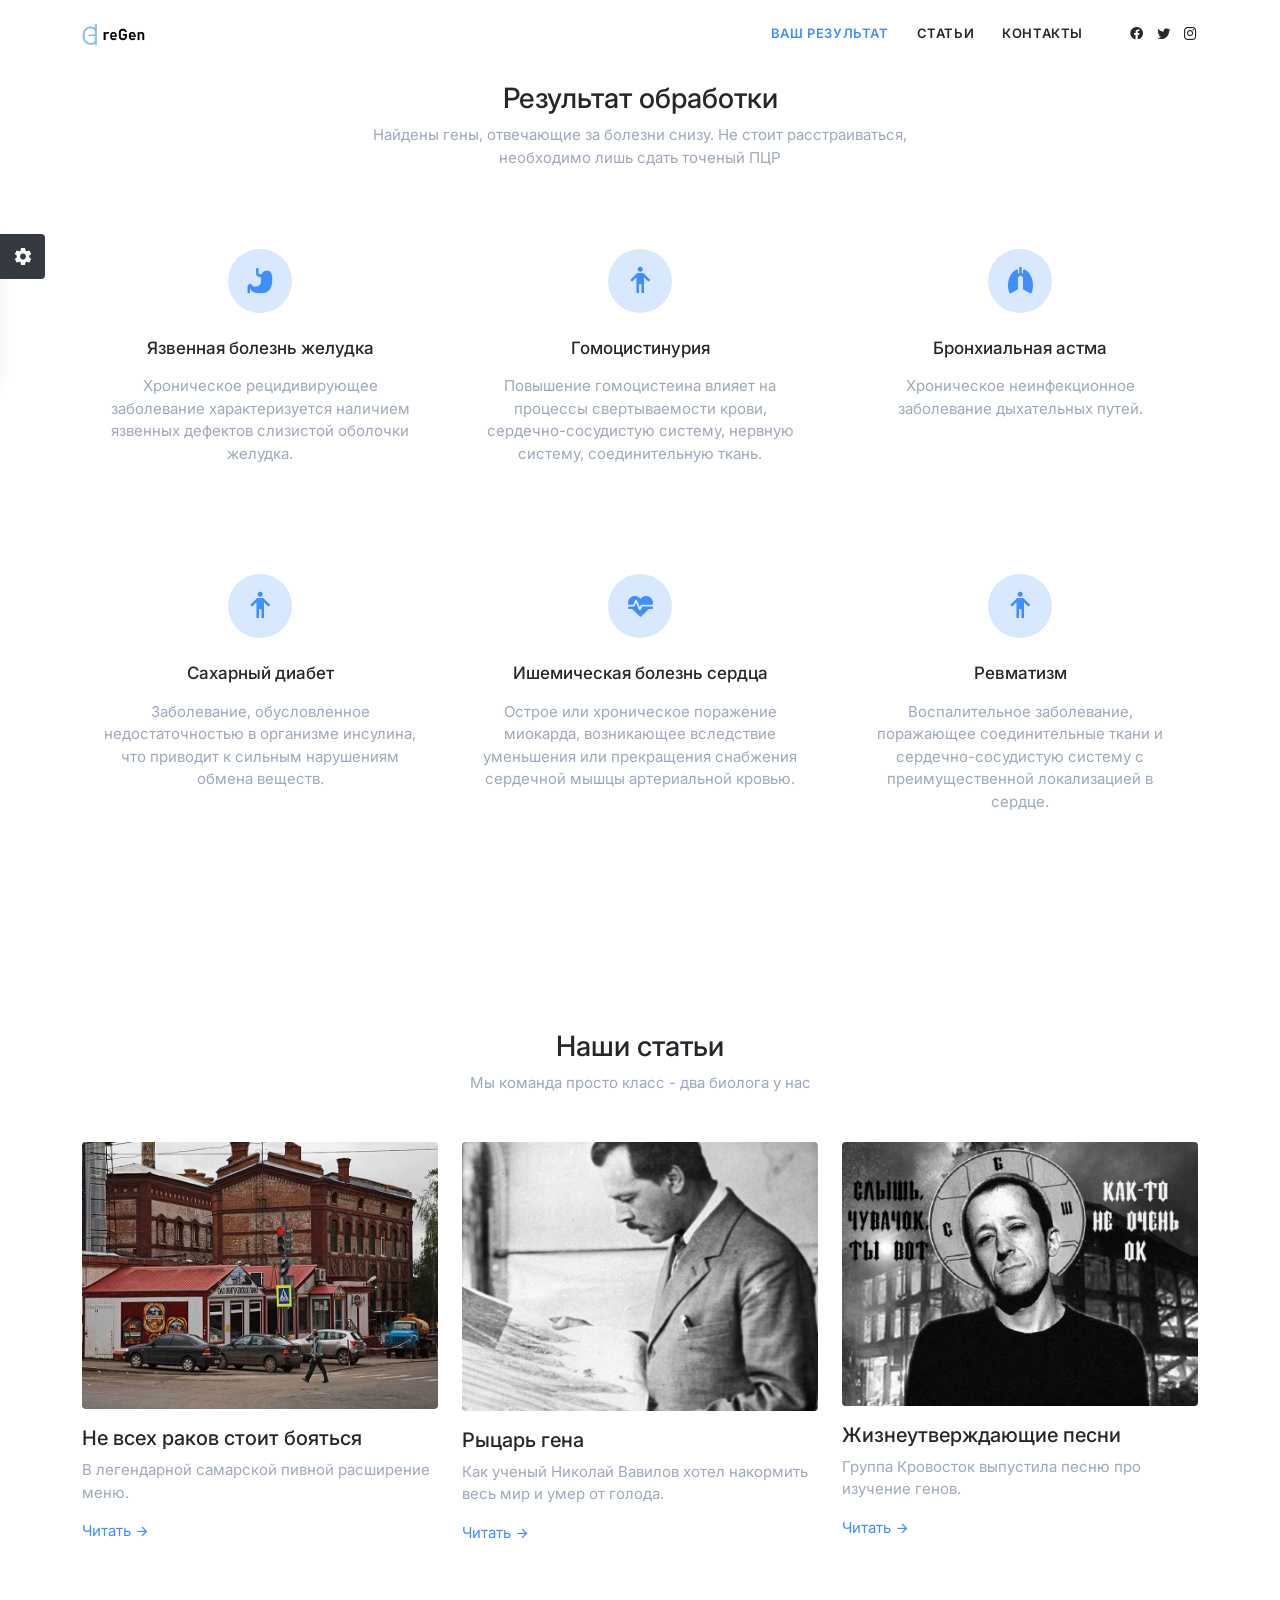
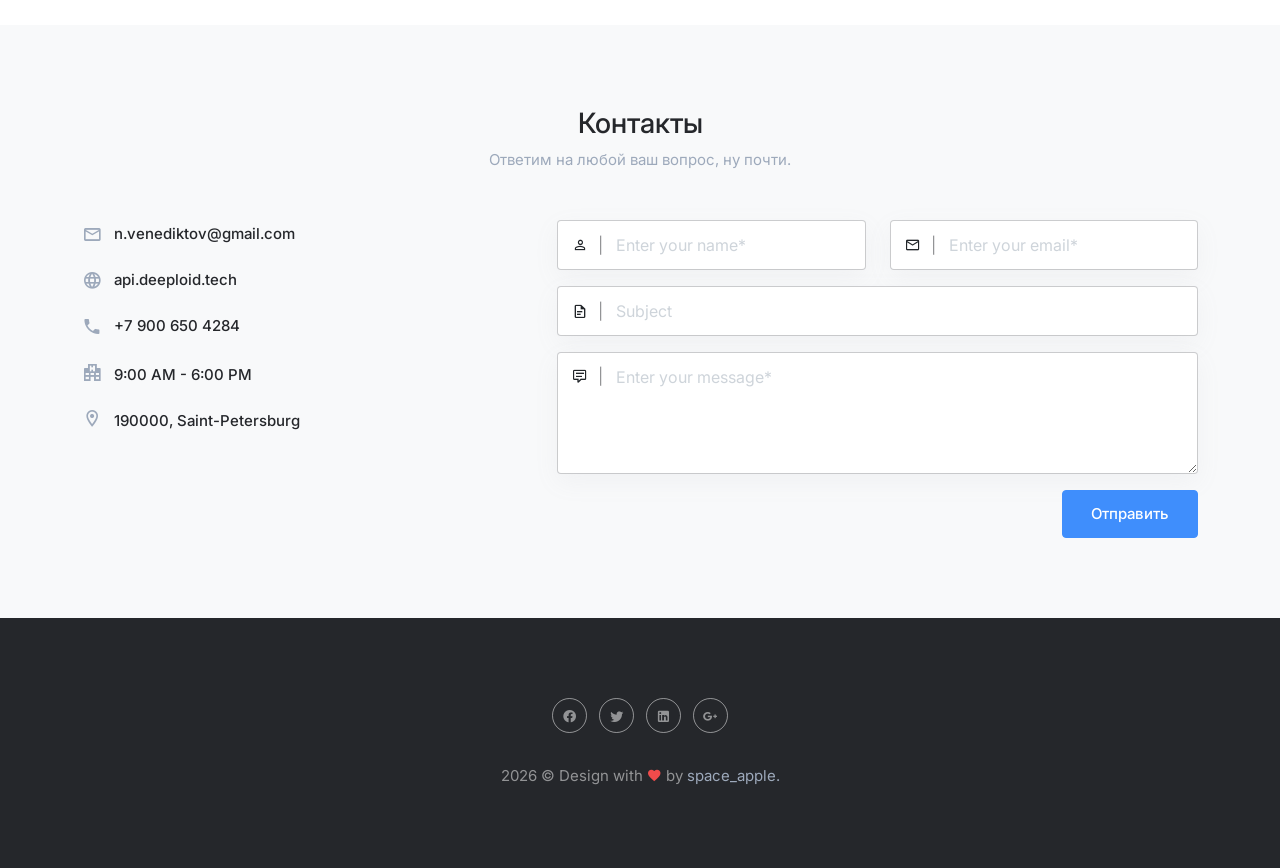
<file: nginx/src/index.html>
<!DOCTYPE html>
<html lang="en">

    <head>
        <meta charset="utf-8" />
        <title>reGEN | Deeploid</title>
        <meta name="viewport" content="width=device-width, initial-scale=1.0">
        <meta name="description" content="Premium Bootstrap v5.1.3 Landing Page Template" />
        <meta name="keywords" content="bootstrap v5.1.3, premium, marketing, multipurpose" />
        <meta content="Themesdesign" name="author" />

        <!-- favicon -->
        <link rel="shortcut icon" href="images/favicon.ico" />

        <!-- Bootstrap css-->
        <link href="css/bootstrap.min.css" rel="stylesheet" type="text/css" />

        <!-- Materialdesign icon-->
        <link rel="stylesheet" href="css/materialdesignicons.min.css" type="text/css" />

        <!-- Swiper Slider css -->
        <link rel="stylesheet" href="css/swiper-bundle.min.css" type="text/css" />

        <!-- Custom Css -->
        <link href="css/style.min.css" rel="stylesheet" type="text/css" />

        <!-- colors -->
        <link href="css/colors/default.css" rel="stylesheet" type="text/css" id="color-opt" />

    </head>

    <body data-bs-spy="scroll" data-bs-target="#navbar-navlist" data-bs-offset="60">

        <!--start page Loader -->
        <div id="preloader">
            <div id="status">
                <div class="load">
                    <hr />
                    <hr />
                    <hr />
                    <hr />
                </div>
            </div>
        </div>
        <!--end page Loader -->

        <!-- START NAVBAR -->
        <nav id="navbar" class="navbar navbar-expand-lg fixed-top sticky">
            <div class="container">
                <a class="navbar-brand" href="index-1.html"><img src="images/logo-dark.png" alt="" height="23"></a>
                <button class="navbar-toggler" type="button" data-bs-toggle="collapse"
                    data-bs-target="#navbarSupportedContent" aria-controls="navbarSupportedContent" aria-expanded="false"
                    aria-label="Toggle navigation">
                    <i class="mdi mdi-menu text-muted"></i>
                </button>
                <div class="collapse navbar-collapse" id="navbarSupportedContent">
                    <ul class="navbar-nav ms-auto mb-2 mb-lg-0" id="navbar-navlist">
                        <li class="nav-item">
                            <a class="nav-link" href="#features">Ваш результат</a>
                        </li>
                        <li class="nav-item">
                            <a class="nav-link" href="#blog">Статьи</a>
                        </li>
                        <li class="nav-item">
                            <a class="nav-link" href="#contact">Контакты</a>
                        </li>
                    </ul>
                    <!--end navbar-nav-->
                    <ul class="list-inline mb-0 ps-lg-4 ms-2">
                        <li class="list-inline-item">
                            <a href="#" class="primary-link"><i class="mdi mdi-facebook"></i></a>
                        </li>
                        <li class="list-inline-item">
                            <a href="#" class="primary-link"><i class="mdi mdi-twitter"></i></a>
                        </li>
                        <li class="list-inline-item">
                            <a href="#" class="primary-link"><i class="mdi mdi-instagram"></i></a>
                        </li>
                    </ul>
                </div>
                <!--end collapse-->
            </div>
            <!--end container-->
        </nav>
        <!-- END NAVBAR -->


        <!-- START FEATURES -->
        <section class="section" id="features">
            <div class="container">
                <div class="row justify-content-center">
                    <div class="col-lg-6">
                        <div class="text-center mb-5">
                            <h3>Результат обработки </h3>
                            <p class="text-muted">Найдены гены, отвечающие за болезни снизу. 
                                Не стоит расстраиваться, необходимо лишь сдать точеный ПЦР
                            </p>
                        </div>
                    </div>
                    <!--end col-->
                </div>
                <!--end row-->
                <div class="row">
                    <div class="col-lg-4 col-md-6">
                        <div class="feature-box card border-0 mt-3">
                            <div class="card-body">
                                <div class="feature-icon mx-auto">
                                    <i class="mdi mdi-stomach"></i>
                                </div>
                                <div class="mt-4">
                                    <h6 class="mb-3 fs-17">Язвенная болезнь желудка</h6>
                                    <p class="text-muted"> Хроническое рецидивирующее заболевание характеризуется наличием язвенных дефектов слизистой оболочки желудка.</p>
                                </div>
                                <div class="feature-link">
                                    <a href="https://gemotest.ru/sankt-peterburg/catalog/issledovaniya-krovi/gormony/podzheludochnaya-zheleza-i-zhkt/gastrin/" class="text-primary text-decoration-underline">Гемотест<i
                                            class="mdi mdi-arrow-right"></i></a>
                                </div>
                                <div class="feature-link">
                                    <a href="https://gemotest.ru/sankt-peterburg/catalog/issledovaniya-krovi/gormony/podzheludochnaya-zheleza-i-zhkt/gastrin/" class="text-primary text-decoration-underline">Инвитро<i
                                            class="mdi mdi-arrow-right"></i></a>
                                </div>
                            </div>
                            <!--end card-body-->
                        </div>
                        <!--end feature-box-->
                    </div>
                    <!--end col-->

                    <div class="col-lg-4 col-md-6">
                        <div class="feature-box card border-0 mt-3">
                            <div class="card-body">
                                <div class="feature-icon mx-auto">
                                    <i class="mdi mdi-human-handsdown"></i>
                                </div>
                                <div class="mt-4">
                                    <h6 class="mb-3 fs-17">Гомоцистинурия</h6>
                                    <p class="text-muted"> Повышение гомоцистеина влияет на процессы свертываемости крови, сердечно-сосудистую систему, нервную систему, соединительную ткань.</p>
                                </div>
                                <div class="feature-link">
                                    <a href="https://gemotest.ru/sankt-peterburg/catalog/issledovaniya-krovi/biokhimiya/belkovyy-i-aminokislotnyy-obmen/gomotsistein/" class="text-primary text-decoration-underline">Мы предлагаем тест <i class="mdi mdi-arrow-right"></i></a>
                                </div>
                            </div>
                            <!--end card-body-->
                        </div>
                        <!--end feature-box-->
                    </div>
                    <!--end col-->

                    <div class="col-lg-4 col-md-6">
                        <div class="feature-box card border-0 mt-3">
                            <div class="card-body">
                                <div class="feature-icon mx-auto">
                                    <i class="mdi mdi-lungs"></i>
                                </div>
                                <div class="mt-4">
                                    <h6 class="mb-3 fs-17">Бронхиальная астма</h6>
                                    <p class="text-muted"> Хроническое неинфекционное заболевание дыхательных путей. </p>
                                </div>
                                <div class="feature-link">
                                    <a href="https://gemotest.ru/sankt-peterburg/catalog/genetika/geneticheskie-kompleksy/terapevticheskie-issledovaniya/bronkhialnaya-astma-bazovyy/" class="text-primary text-decoration-underline">Мы предлагаем тест <i
                                            class="mdi mdi-arrow-right"></i></a>
                                </div>
                            </div>
                            <!--end card-body-->
                        </div>
                        <!--end feature-box-->
                    </div>
                    <!--end col-->

                    <div class="col-lg-4 col-md-6">
                        <div class="feature-box card border-0 mt-3">
                            <div class="card-body">
                                <div class="feature-icon mx-auto">
                                    <i class="mdi mdi-human-handsdown"></i>
                                </div>
                                <div class="mt-4">
                                    <h6 class="mb-3 fs-17">Сахарный диабет</h6>
                                    <p class="text-muted">Заболевание, обусловленное недостаточностью в организме инсулина, что приводит к сильным нарушениям обмена веществ.</p>
                                </div>
                                <div class="feature-link">
                                    <a href="https://gemotest.ru/sankt-peterburg/catalog/genetika/geneticheskie-kompleksy/terapevticheskie-issledovaniya/predraspolozhennost-k-ozhireniyu-i-diabetu-ii-tipa/" class="text-primary text-decoration-underline">Мы предлагаем тест <i
                                            class="mdi mdi-arrow-right"></i></a>
                                </div>
                            </div>
                            <!--end card-body-->
                        </div>
                        <!--end feature-box-->
                    </div>
                    <!--end col-->

                    <div class="col-lg-4 col-md-6">
                        <div class="feature-box card border-0 mt-3">
                            <div class="card-body">
                                <div class="feature-icon mx-auto">
                                    <i class="mdi mdi-heart-pulse"></i>
                                </div>
                                <div class="mt-4">
                                    <h6 class="mb-3 fs-17">Ишемическая болезнь сердца</h6>
                                    <p class="text-muted"> Острое или хроническое поражение миокарда, возникающее вследствие уменьшения или прекращения снабжения сердечной мышцы артериальной кровью.</p>
                                </div>
                                <div class="feature-link">
                                    
                                    <a href="https://gemotest.ru/sankt-peterburg/catalog/genetika/geneticheskie-kompleksy/terapevticheskie-issledovaniya/geneticheskaya-predraspolozhennost-k-razvitiyu-serdechno-sosudistykh-zabolevaniy-e8a47e/" class="text-primary text-decoration-underline">Мы предлагаем тест <i class="mdi mdi-arrow-right"></i></a>
                                </div>
                            </div>
                            <!--end card-body-->
                        </div>
                        <!--end feature-box-->
                    </div>
                    <!--end col-->

                    <div class="col-lg-4 col-md-6">
                        <div class="feature-box card border-0 mt-3">
                            <div class="card-body">
                                <div class="feature-icon mx-auto">
                                    <i class="mdi mdi-human-handsdown"></i>
                                </div>
                                <div class="mt-4">
                                    <h6 class="mb-3 fs-17">Ревматизм</h6>
                                    <p class="text-muted"> Воспалительное заболевание, поражающее соединительные ткани и сердечно-сосудистую систему с преимущественной локализацией в сердце.</p>
                                </div>
                                <div class="feature-link">
                                    <a href="https://gemotest.ru/sankt-peterburg/catalog/autoimmunnye-zabolevaniya/autoimmunnye-zabolevaniya/sistema-komplementa/igg-immunnye-kompleksy-metod-svyazyvaniya-s-c1q-s1q-igg/" class="text-primary text-decoration-underline">Мы предлагаем тест <i class="mdi mdi-arrow-right"></i></a>
                                </div>
                            </div>
                            <!--end card-body-->
                        </div>
                        <!--end feature-box-->
                    </div>
                    <!--end col-->
                </div>
                <!--end row-->
            </div>
            <!--end container-->
        </section>
        <!-- END FEATURES -->


        <!-- START BLOG -->
        <section class="section" id="blog">
            <div class="container">
                <div class="row justify-content-center">
                    <div class="col-lg-6">
                        <div class="text-center mb-4">
                            <h3>Наши статьи</h3>
                            <p class="text-muted mt-2 mb-0">Мы команда просто класс - два биолога у нас</p>
                        </div>
                    </div>
                </div>
                <div class="row">
                    <div class="col-lg-4 col-md-6">
                        <div class="card blog-box border-0 mt-4">
                            <div class="blog-img position-relative">
                                <img src="images/blog/blog-01.jpg" alt="Blog" class="img-fluid rounded">
                                <div class="bg-overlay rounded"></div>
                                <div class="author">
                                    <h6 class="fs-16 mb-0"><i class="mdi mdi-account-outline fs-17 align-middle me-1"></i>
                                        Маргарита</h6>
                                    <small><i class="mdi mdi-clock-outline fs-17 align-middle me-1"></i> 5го Сентября
                                        2022</small>
                                </div>
                            </div>
                            <div class="mt-3">
                                <a href="#" class="primary-link">
                                    <h6 class="fs-20">Не всех раков стоит бояться</h6>
                                </a>
                                <p class="text-muted">В легендарной самарской пивной расширение меню.</p>
                                <div class="mt-3">
                                    <a href="#" class="text-primary">Читать <i
                                            class="mdi mdi-arrow-right align-middle"></i></a>
                                </div>
                            </div>
                        </div>
                    </div>
                    <div class="col-lg-4 col-md-6">
                        <div class="card blog-box border-0 mt-4">
                            <div class="blog-img position-relative">
                                <img src="images/blog/blog-02.jpg" alt="Blog" class="img-fluid rounded">
                                <div class="bg-overlay rounded"></div>
                                <div class="author">
                                    <h6 class="fs-16 mb-0"><i class="mdi mdi-account-outline fs-17 align-middle me-1"></i>
                                        Валентина</h6>
                                    <small><i class="mdi mdi-clock-outline fs-17 align-middle me-1"></i> 6го Сентября
                                        2022</small>
                                </div>
                            </div>
                            <div class="mt-3">
                                <a href="#" class="primary-link">
                                    <h6 class="fs-20">Рыцарь гена</h6>
                                </a>
                                <p class="text-muted">Как ученый Николай Вавилов хотел накормить весь мир и умер от голода.</p>
                                <div class="mt-3">
                                    <a href="#" class="text-primary">Читать <i
                                            class="mdi mdi-arrow-right align-middle"></i></a>
                                </div>
                            </div>
                        </div>
                    </div>
                    <div class="col-lg-4 col-md-6">
                        <div class="card blog-box border-0 mt-4">
                            <div class="blog-img position-relative">
                                <img src="images/blog/blog-03.jpg" alt="Blog" class="img-fluid rounded">
                                <div class="bg-overlay rounded"></div>
                                <div class="author">
                                    <h6 class="fs-16 mb-0"><i class="mdi mdi-account-outline fs-17 align-middle me-1"></i>
                                        Никита</h6>
                                    <small><i class="mdi mdi-clock-outline fs-17 align-middle me-1"></i> 7го Сентября
                                        2022</small>
                                </div>
                            </div>
                            <div class="mt-3">
                                <a href="#" class="primary-link">
                                    <h6 class="fs-20"> Жизнеутверждающие песни</h6>
                                </a>
                                <p class="text-muted">Группа Кровосток выпустила песню про изучение генов.</p>
                                <div class="mt-3">
                                    <a href="#" class="text-primary">Читать <i
                                            class="mdi mdi-arrow-right align-middle"></i></a>
                                </div>
                            </div>
                        </div>
                    </div>
                </div>
            </div>
        </section>
        <!-- END BLOG -->


        <!--start contact-->
        <section class="section bg-light" id="contact">
            <div class="container">
                <div class="row justify-content-center">
                    <div class="col-lg-6">
                        <div class="text-center mb-5">
                            <h3>Контакты</h3>
                            <p class="text-muted mt-2">Ответим на любой ваш вопрос, ну почти.</p>
                        </div>
                    </div>
                </div>
                <div class="row">
                    <div class="col-lg-5">
                        <div class="contact-details mb-4 mb-lg-0">
                            <p class="mb-3"><i class="mdi mdi-email-outline align-middle text-muted fs-20 me-2"></i> <span
                                    class="fw-medium">n.venediktov@gmail.com</span></p>
                            <p class="mb-3"><i class="mdi mdi-web align-middle text-muted fs-20 me-2"></i> <span
                                    class="fw-medium">api.deeploid.tech</span></p>
                            <p class="mb-3"><i class="mdi mdi-phone align-middle text-muted fs-20 me-2"></i> <span
                                    class="fw-medium">+7 900 650 4284</span></p>
                            <p class="mb-3"><i class="mdi mdi-hospital-building text-muted fs-20 me-2"></i> <span
                                    class="fw-medium">9:00 AM - 6:00 PM</span></p>
                            <p class="mb-3"><i class="mdi mdi-map-marker-outline text-muted fs-20 me-2"></i> <span
                                    class="fw-medium">190000, Saint-Petersburg</span></p>
                        </div>
                        <!--end contact-details-->
                    </div>
                    <!--end col-->
                    <div class="col-lg-7">
                        <form method="post" onsubmit="return validateForm()" class="contact-form" name="myForm" id="myForm">
                            <span id="error-msg"></span>
                            <div class="row">
                                <div class="col-lg-6">
                                    <div class="position-relative mb-3">
                                        <span class="input-group-text"><i class="mdi mdi-account-outline"></i></span>
                                        <input name="name" id="name" type="text" class="form-control"
                                            placeholder="Enter your name*">
                                    </div>
                                </div>
                                <div class="col-lg-6">
                                    <div class="position-relative mb-3">
                                        <span class="input-group-text"><i class="mdi mdi-email-outline"></i></span>
                                        <input name="email" id="email" type="email" class="form-control"
                                            placeholder="Enter your email*">
                                    </div>
                                </div>
                                <div class="col-lg-12">
                                    <div class="position-relative mb-3">
                                        <span class="input-group-text"><i class="mdi mdi-file-document-outline"></i></span>
                                        <input name="subject" id="subject" type="text" class="form-control" placeholder="Subject">
                                    </div>
                                </div>
                                <div class="col-lg-12">
                                    <div class="position-relative mb-3">
                                    <span  class="input-group-text align-items-start"><i class="mdi mdi-comment-text-outline"></i></span>
                                        <textarea name="comments" id="comments" rows="4" class="form-control" placeholder="Enter your message*"></textarea>
                                    </div>
                                </div>
                            </div>
                            <div class="row">
                                <div class="col-sm-12 text-end">
                                    <input type="submit" id="submit" name="send" class="btn btn-primary"
                                        value="Отправить">
                                </div>
                            </div>
                        </form>
                        <!--end form-->
                    </div>
                    <!--end col-->
                </div>
                <!--end row-->
            </div>
            <!--end container-->
        </section>
        <!--end contact-->


        <!-- START FOOTER -->
        <footer class="bg-dark section">
            <div class="container">
                <div class="row">
                    <div class="col-lg-12">
                        <div class="text-center">
                            <ul class="list-inline social-list mb-0">
                                <li class="list-inline-item"><a href="#" class="social-icon footer-link"><i
                                            class="mdi mdi-facebook"></i></a></li>
                                <li class="list-inline-item"><a href="#" class="social-icon footer-link"><i
                                            class="mdi mdi-twitter"></i></a></li>
                                <li class="list-inline-item"><a href="#" class="social-icon footer-link"><i
                                            class="mdi mdi-linkedin"></i></a></li>
                                <li class="list-inline-item"><a href="#" class="social-icon footer-link"><i
                                            class="mdi mdi-google-plus"></i></a></li>
                            </ul>
                            <!--end social-->
                        </div>

                        <!--end footer-terms-->
                        <div class="mt-4 pt-2 text-center">
                            <p class="text-white-50 mb-0">
                                <script>document.write(new Date().getFullYear())</script> &copy; Design with <i
                                class="mdi mdi-heart text-danger"></i> by 
                                <a href="https://t.me/space_apple" class="text-muted">space_apple.</a>
                            </p>
                        </div>
                    </div>
                    <!--end row-->
                </div>
                <!--end row-->
            </div>
            <!--end container-->
        </footer>
        <!-- END FOOTER -->


        <!-- Modal -->
        <div class="modal fade" id="presentationVideo" tabindex="-1">
            <div class="modal-dialog modal-dialog-centered modal-lg">
                <div class="modal-content  bg-transparent border-0">
                    <div class="modal-body p-0">
                        <div class="text-end">
                            <button type="button" class="btn-close btn-close-white" data-bs-dismiss="modal"
                                aria-label="Close"></button>
                        </div>
                        <div class="embed-responsive embed-responsive-16by9">
                            <iframe width="1120" height="630" src="https://www.youtube.com/embed/ZpSwFXJ3uWY?start=6" title="YouTube video player" frameborder="0" allow="accelerometer; autoplay; clipboard-write; encrypted-media; gyroscope; picture-in-picture" allowfullscreen></iframe>
                        </div>
                    
                    </div>
                    <!--end modal-body-->
                </div>
                <!--end modal-content-->
            </div>
            <!--end modal-dialog-->
        </div>
        <!--end modal-->


        <!--start subscribe-Modal -->
        <div class="subscribe-modal modal fade" id="subscribe" tabindex="-1" aria-labelledby="subscribeform"
            aria-hidden="true">
            <div class="modal-dialog modal-dialog-centered">
                <div class="modal-content">
                    <div class="modal-header border-0">
                        <button type="button" class="btn-close" data-bs-dismiss="modal" aria-label="Close"></button>
                    </div>
                    <!--end modal-header-->
                    <div class="modal-body text-center pt-0">
                        <img src="images/subscribe.png" alt="subscribe" class="img-fluid" />
                        <h5 class="modal-title mt-2 mb-2" id="subscribeform">Subscribe</h5>
                        <p class="text-muted mb-4">
                            Join your hand with us for a better life <br /> and beautiful future.
                        </p>
                        <form action="#">
                            <div class="input-group mb-3">
                                <input type="email" class="form-control border" id="subscribeemail"
                                    placeholder="Enter your email" />
                                <button class="btn  btn-primary btn-sm" type="submit" id="button-addon2">Subscribe</button>
                            </div>
                        </form>
                    </div>
                    <!--end modal-body-->
                </div>
                <!--end modal-content-->
            </div>
            <!--end modal-dialog-->
        </div>
        <!--end SUBSCRIBE modal-->

        <!-- Style switcher -->
        <div id="style-switcher" onclick="toggleSwitcher()" style="left: -189px;">
            <div>
                <h6>Select your color</h6>
                <ul class="pattern list-unstyled mb-0">
                    <li>
                        <a class="color1" href="javascript: void(0);" onclick="setColor('default')"></a>
                    </li>
                    <li>
                        <a class="color2" href="javascript: void(0);" onclick="setColor('success')"></a>
                    </li>
                    <li>
                        <a class="color3" href="javascript: void(0);" onclick="setColor('warning')"></a>
                    </li>
                    <li>
                        <a class="color4" href="javascript: void(0);" onclick="setColor('orange')"></a>
                    </li>
                    <li>
                        <a class="color5" href="javascript: void(0);" onclick="setColor('info')"></a>
                    </li>
                    <li>
                        <a class="color6" href="javascript: void(0);" onclick="setColor('purple')"></a>
                    </li>
                </ul>
            </div>
            <div class="bottom">
                <a href="javascript: void(0);" class="settings rounded-end"><i class="mdi mdi-cog mdi-spin"></i></a>
            </div>
        </div>
        <!-- end switcher-->

        <!--start back-to-top-->
        <button onclick="topFunction()" id="back-to-top">
            <i class="mdi mdi-arrow-up"></i>
        </button>
        <!--end back-to-top-->


        <!-- Bootstrap Bundale js -->
        <script src="js/bootstrap.bundle.min.js"></script>

        <!-- Swiper Slider js -->
        <script src="js/swiper-bundle.min.js"></script>

        <!-- Contact Js -->
        <script src="js/contact.js"></script>

        <!-- Index-init Js -->
        <script src="js/index.init.js"></script>

        <!-- App js -->
        <script src="js/app.js"></script>
    </body>

</html>
</file>
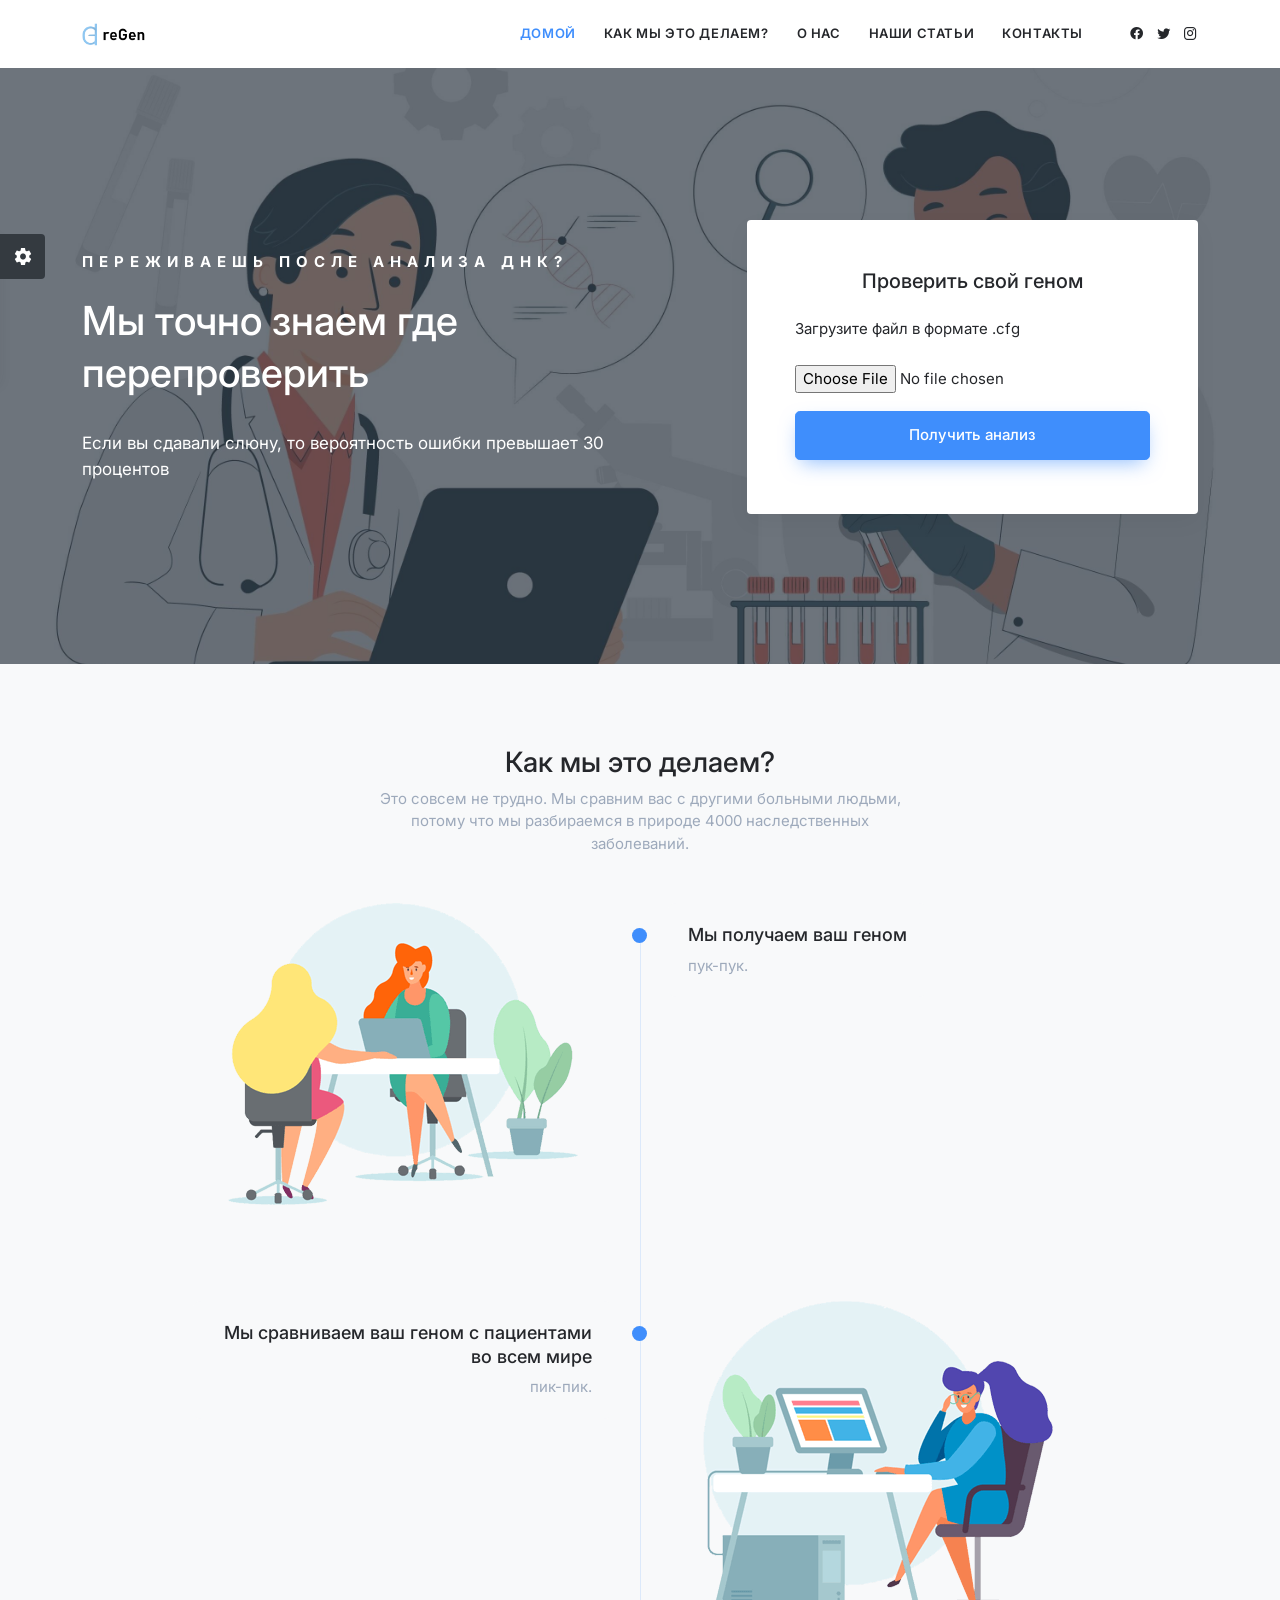
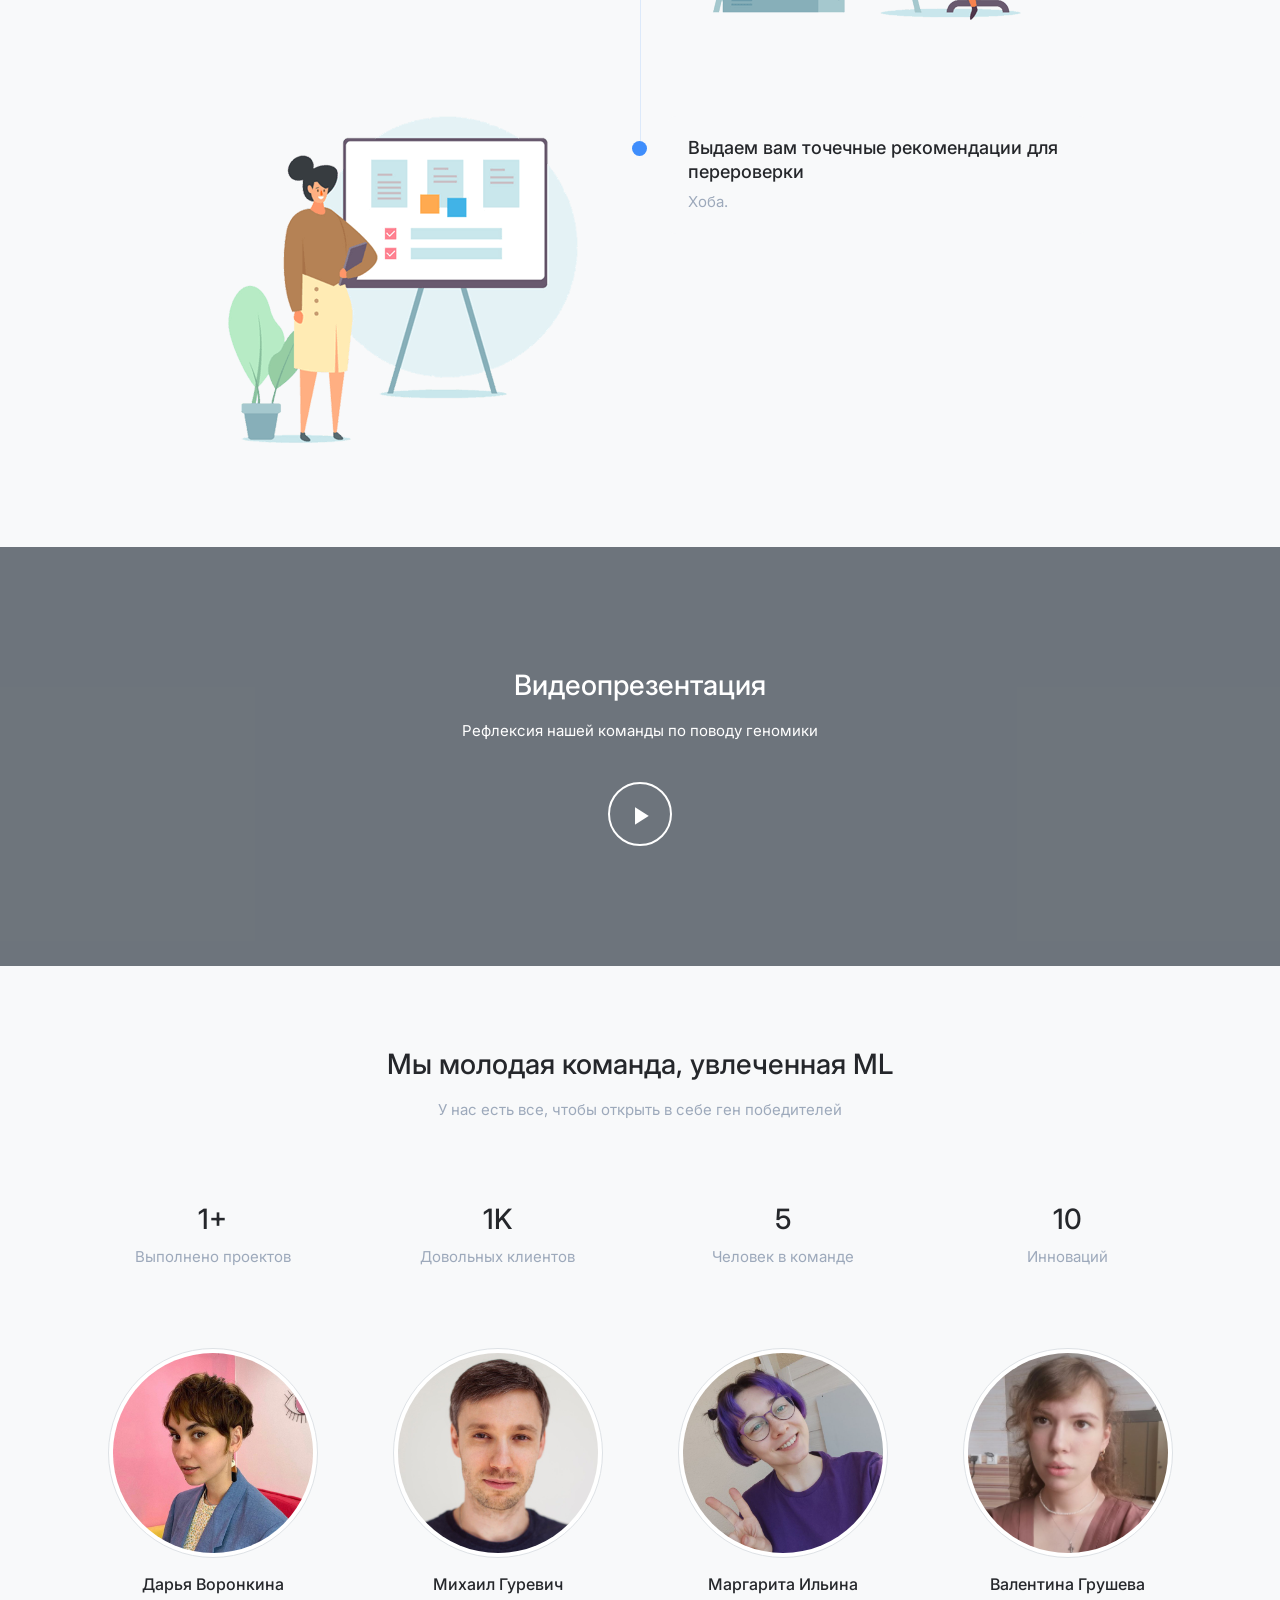
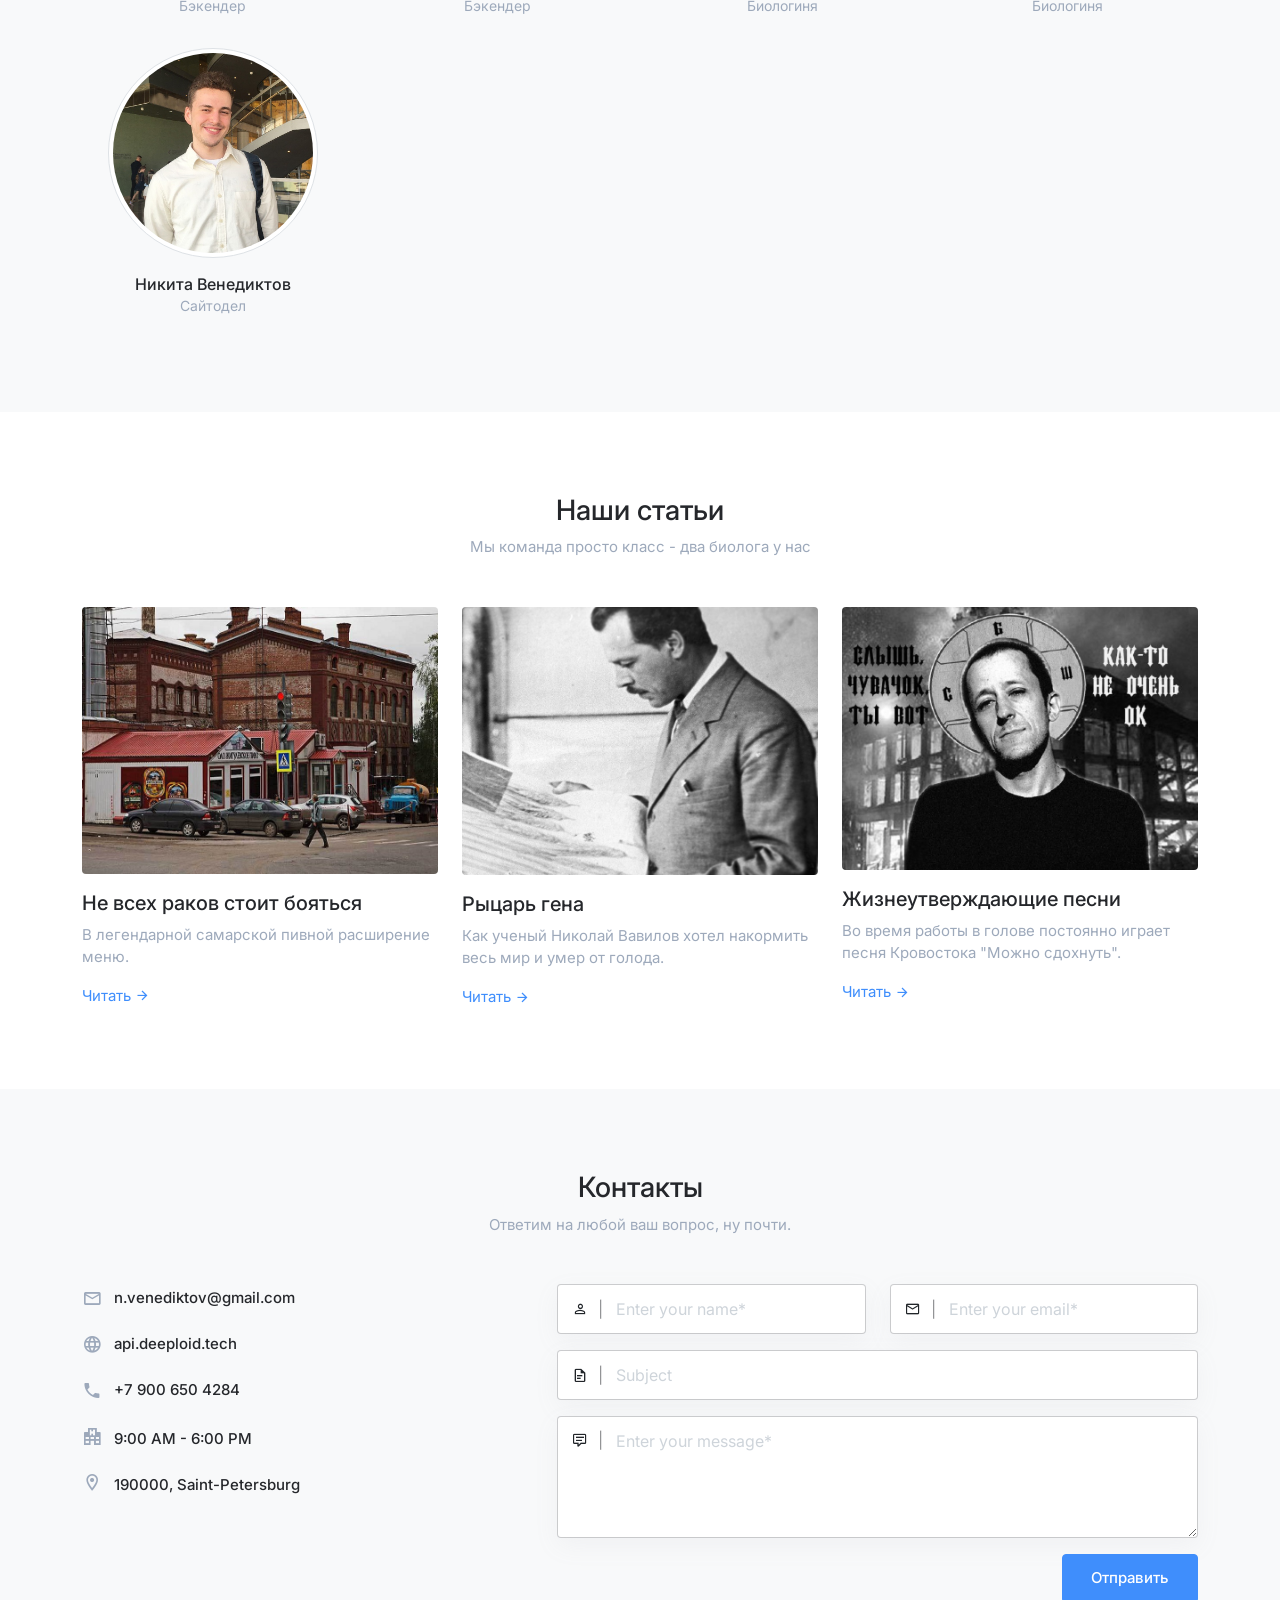
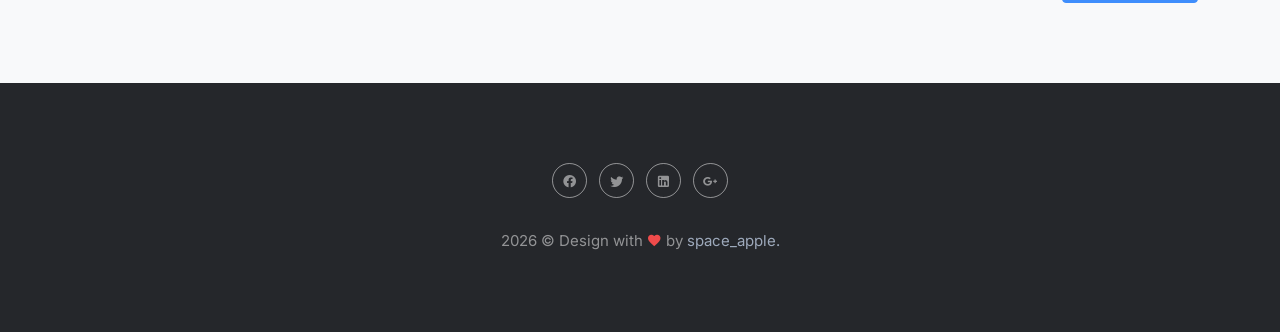
<file: nginx/src/index-1.html>
<!DOCTYPE html>
<html lang="en">

    <head>
        <meta charset="utf-8" />
        <title>reGEN | Deeploid</title>
        <meta name="viewport" content="width=device-width, initial-scale=1.0">
        <meta name="description" content="Premium Bootstrap v5.1.3 Landing Page Template" />
        <meta name="keywords" content="bootstrap v5.1.3, premium, marketing, multipurpose" />
        <meta content="Themesdesign" name="author" />

        <!-- favicon -->
        <link rel="shortcut icon" href="images/favicon.ico" />

        <!-- Bootstrap css-->
        <link href="css/bootstrap.min.css" rel="stylesheet" type="text/css" />

        <!-- Materialdesign icon-->
        <link rel="stylesheet" href="css/materialdesignicons.min.css" type="text/css" />

        <!-- Swiper Slider css -->
        <link rel="stylesheet" href="css/swiper-bundle.min.css" type="text/css" />

        <!-- Custom Css -->
        <link href="css/style.min.css" rel="stylesheet" type="text/css" />

        <!-- colors -->
        <link href="css/colors/default.css" rel="stylesheet" type="text/css" id="color-opt" />

    </head>

    <body data-bs-spy="scroll" data-bs-target="#navbar-navlist" data-bs-offset="60">

        <!--start page Loader -->
        <div id="preloader">
            <div id="status">
                <div class="load">
                    <hr />
                    <hr />
                    <hr />
                    <hr />
                </div>
            </div>
        </div>
        <!--end page Loader -->

        <!-- START NAVBAR -->
        <nav id="navbar" class="navbar navbar-expand-lg fixed-top sticky">
            <div class="container">
                <a class="navbar-brand" href="index-1.html"><img src="images/logo-dark.png" alt="" height="23"></a>
                <button class="navbar-toggler" type="button" data-bs-toggle="collapse"
                    data-bs-target="#navbarSupportedContent" aria-controls="navbarSupportedContent" aria-expanded="false"
                    aria-label="Toggle navigation">
                    <i class="mdi mdi-menu text-muted"></i>
                </button>
                <div class="collapse navbar-collapse" id="navbarSupportedContent">
                    <ul class="navbar-nav ms-auto mb-2 mb-lg-0" id="navbar-navlist">
                        <li class="nav-item">
                            <a class="nav-link active" href="#home">Домой</a>
                        </li>
                        <li class="nav-item">
                            <a class="nav-link" href="#features">Как мы это делаем?</a>
                        </li>
                        <li class="nav-item">
                            <a class="nav-link" href="#about">О нас</a>
                        </li>
                        <li class="nav-item">
                            <a class="nav-link" href="#blog">Наши статьи</a>
                        </li>
                        <li class="nav-item">
                            <a class="nav-link" href="#contact">Контакты</a>
                        </li>
                    </ul>
                    <!--end navbar-nav-->
                    <ul class="list-inline mb-0 ps-lg-4 ms-2">
                        <li class="list-inline-item">
                            <a href="#" class="primary-link"><i class="mdi mdi-facebook"></i></a>
                        </li>
                        <li class="list-inline-item">
                            <a href="#" class="primary-link"><i class="mdi mdi-twitter"></i></a>
                        </li>
                        <li class="list-inline-item">
                            <a href="#" class="primary-link"><i class="mdi mdi-instagram"></i></a>
                        </li>
                    </ul>
                </div>
                <!--end collapse-->
            </div>
            <!--end container-->
        </nav>
        <!-- END NAVBAR -->

        <!-- START HOME -->
        <section class="bg-home2" id="home" style="background-image: url('images/bg-cta01.jpg');">
            <div class="bg-overlay"></div>
            <div class="container">
                <div class="row align-items-center">
                    <div class="col-lg-6">
                        <div>
                            <h6 class="home-subtitle text-white mb-4">Переживаешь после анализа ДНК?</h6>
                            <h1 class="text-white">Мы точно знаем где перепроверить</h1>
                            <p class="text-white home-desc pt-4">Если вы сдавали слюну, то вероятность ошибки превышает 30 процентов </p>
                        </div>
                    </div>
                    <!--end col-->
                    <div class="col-lg-5 offset-lg-1">
                        <div class="card p-5 border-0 box-shadow mt-5 mt-lg-0">
                            <div class="text-center">
                                <h5 class="mb-4">Проверить свой геном</h5>
                            </div>
                            <form action="#" class="registration-form">

                                <div class="form-group">
                                    <label for="exampleFormControlFile1 h-100">Загрузите файл в формате .cfg</label>
                                    <h5 class="mb-4"></h5>
                                    <input type="file" class="form-control-file" id="exampleFormControlFile1">
                                    <h5 class="mb-4"></h5>
                                </div>
                                <a href="index.html" class="btn btn-primary w-100 btn-lg active" role="button" aria-pressed="true">Получить анализ</a>
                            </form>
                        </div>
                    </div>
                    <!--end col-->
                </div>
                <!--end row-->
            </div>
            <!--end container-->
        </section>
        <!-- END HOME -->


        <!-- START Process -->
        <section class="section bg-light" id="features">
            <div class="container">
                <div class="row justify-content-center">
                    <div class="col-lg-6">
                        <div class="text-center mb-4">
                            <h3>Как мы это делаем?</h3>
                            <p class="text-muted">Это совсем не трудно. Мы сравним вас с другими больными людьми, потому что мы разбираемся в природе 4000 наследственных заболеваний.</p>
                        </div>
                    </div>
                    <!--end col-->
                    <div class="col-lg-10">
                        <div class="timeline-page position-relative py-4">
                            <div class="timeline-item mb-lg-5 pb-5">
                                <div class="row">
                                    <div class="col-lg-6">
                                        <div class="text-center mb-5 mb-lg-0">
                                            <img src="images/work-1.png" alt="Work" class="img-fluid">
                                        </div>
                                    </div>
                                    <!--end col-->
                                    <div class="col-lg-6">
                                        <div class="works-description-right text-start bg-light mx-lg-3 mx-4">
                                            <h5 class="fs-18">Мы получаем ваш геном</h5>
                                            <p class="text-muted mb-0">пук-пук.
                                            </p>
                                        </div>
                                    </div>
                                    <!--end col-->
                                </div>
                                <!--end row-->
                            </div>
                            <!--end timeline-item-->

                            <div class="timeline-item mb-5 pb-5">
                                <div class="row">
                                    <div class="col-lg-6">
                                        <div class="works-description-left text-start bg-light mx-lg-3 mx-4 text-lg-end">
                                            <h5 class="fs-18">Мы сравниваем ваш геном с пациентами во всем мире</h5>
                                            <p class="text-muted mb-0">пик-пик.
                                            </p>
                                        </div>
                                    </div>
                                    <!--end col-->
                                    <div class="col-lg-6 order-first order-lg-last">
                                        <div class="text-center mb-5 mb-lg-0">
                                            <img src="images/work-2.png" alt="Work" class="img-fluid">
                                        </div>
                                    </div>
                                    <!--end col-->
                                </div>
                                <!--end row-->
                            </div>
                            <!--end timeline-item-->
                            <div class="timeline-item">
                                <div class="row align-items-start">
                                    <div class="col-lg-6">
                                        <div class="text-center mb-5 mb-lg-0">
                                            <img src="images/work-3.png" alt="Work" class="img-fluid">
                                        </div>
                                    </div>
                                    <!--end col-->
                                    <div class="col-lg-6">
                                        <div class="works-description-right text-start bg-light mx-lg-3 mx-4">
                                            <h5 class="fs-18">Выдаем вам точечные рекомендации для перероверки</h5>
                                            <p class="text-muted mb-0">Хоба.</p>
                                        </div>
                                    </div>
                                    <!--end col-->
                                </div>
                                <!--end row-->
                            </div>
                            <!--end timeline-item-->
                        </div><!-- timeline-page -->
                    </div>
                    <!--end col-->
                </div>
                <!--end row-->
            </div>
            <!--end container-->
        </section>
        <!-- END Process -->


        <!-- START CTA -->
        <section class="bg-cta" style="background-image: url('images/bg-cta01.jpg');">
            <div class="bg-overlay"></div>
            <div class="container">
                <div class="row justify-content-center">
                    <div class="col-lg-6">
                        <div class="text-center text-white">
                            <h3 class="mb-3">Видеопрезентация</h3>
                            <p>Рефлексия нашей команды по поводу геномики</p>
                            <a href="#presentationVideo" class="play-btn mt-4" data-bs-toggle="modal">
                                <i class="mdi mdi-play text-white"></i>
                            </a>
                        </div>
                    </div>
                    <!--end col-->
                </div>
                <!--end row-->
            </div>
            <!--end container-->
        </section>
        <!-- END CTA -->


        <!-- START ABOUT -->
        <section class="section bg-light" id="about">
            <div class="container">
                <div class="row justify-content-center">
                    <div class="col-lg-7">
                        <div class="text-center">
                            <h3>Мы молодая команда, увлеченная ML</h3>
                            <p class="text-muted pt-2">У нас есть все, чтобы открыть в себе ген победителей</p>
                        </div>
                    </div>
                </div>
                <!--end row-->

                <div class="row justify-content-center mt-5">
                    <div class="col-md-6 col-lg-3">
                        <div class="text-center mt-3">
                            <h3>
                                <span class="counter_value" data-target="1">120</span><span>+</span>
                            </h3>
                            <p class="text-muted">Выполнено проектов</p>
                        </div>
                    </div>
                    <!--end col-->

                    <div class="col-md-6 col-lg-3">
                        <div class="text-center mt-3">
                            <h3>
                                <span class="counter_value" data-target="1">120</span><span>K</span>
                            </h3>
                            <p class="text-muted">Довольных клиентов</p>
                        </div>
                    </div>
                    <!--end col-->

                    <div class="col-md-6 col-lg-3">
                        <div class="text-center mt-3">
                            <h3 class="counter_value" data-target="5">120</span><span>+</span></h3>
                            <p class="text-muted">Человек в команде</p>
                        </div>
                    </div>
                    <!--end col-->

                    <div class="col-md-6 col-lg-3">
                        <div class="text-center mt-3">
                            <h3 class="counter_value" data-target="10">120</span><span>+</span></h3>
                            <p class="text-muted">Инноваций</p>
                        </div>
                    </div>
                    <!--end col-->
                </div>
                <!--end row-->

                <!-- START TEAM -->
                <div class="row mt-5">
                    <div class="col-md-6 col-lg-3">
                        <div class="card team-box border-0 bg-transparent mt-3">
                            <div class="position-relative mx-auto">
                                <img src="images/users/img5.jpg" alt="team"
                                    class="img-fluid rounded-circle img-thumbnail">
                                <ul class="team-social list-unstyled">
                                    <li><a href="#" class="primary-link"><i class="mdi mdi-facebook"></i></a></li>
                                    <li class="my-1"><a href="#" class="primary-link"><i class="mdi mdi-twitter"></i></a>
                                    </li>
                                    <li><a href="#" class="primary-link"><i class="mdi mdi-skype"></i></a></li>
                                </ul>
                            </div>
                            <div class="card-body text-center">
                                <h6 class="mb-0"><a href="#" class="primary-link">Дарья Воронкина</a></h6>
                                <p class="text-muted fs-14 mb-0">Бэкендер</p>
                            </div>
                        </div>
                        <!--end card-->
                    </div>
                    <!--end col-->

                    <div class="col-md-6 col-lg-3">
                        <div class="card team-box border-0 bg-transparent mt-3">
                            <div class="position-relative mx-auto">
                                <img src="images/users/img6.jpg" alt="team" class="img-fluid rounded-circle img-thumbnail">
                                <ul class="team-social list-unstyled">
                                    <li><a href="#" class="primary-link"><i class="mdi mdi-facebook"></i></a></li>
                                    <li class="my-1"><a href="#" class="primary-link"><i class="mdi mdi-twitter"></i></a>
                                    </li>
                                    <li><a href="#" class="primary-link"><i class="mdi mdi-skype"></i></a></li>
                                </ul>
                                <!--end team-social-->
                            </div>
                            <div class="card-body text-center">
                                <h6 class="mb-0"><a href="#" class="primary-link">Михаил Гуревич</a></h6>
                                <p class="text-muted fs-14 mb-0">Бэкендер</p>
                            </div>
                        </div>
                        <!--end card-->
                    </div>
                    <!--end col-->

                    <div class="col-md-6 col-lg-3">
                        <div class="card team-box border-0 bg-transparent mt-3">
                            <div class="position-relative mx-auto">
                                <img src="images/users/img7.jpg" alt="team" class="img-fluid rounded-circle img-thumbnail">
                                <ul class="team-social list-unstyled">
                                    <li><a href="#" class="primary-link"><i class="mdi mdi-facebook"></i></a></li>
                                    <li class="my-1"><a href="#" class="primary-link"><i class="mdi mdi-twitter"></i></a>
                                    </li>
                                    <li><a href="#" class="primary-link"><i class="mdi mdi-skype"></i></a></li>
                                </ul>
                                <!--end team-social-->
                            </div>
                            <div class="card-body text-center">
                                <h6 class="mb-0"><a href="#" class="primary-link">Маргарита Ильина</a></h6>
                                <p class="text-muted fs-14 mb-0">Биологиня</p>
                            </div>
                        </div>
                        <!--end card-->
                    </div>
                    <!--end col-->

                    <div class="col-md-6 col-lg-3">
                        <div class="card team-box border-0 bg-transparent mt-3">
                            <div class="position-relative mx-auto">
                                <img src="images/users/img9.jpg" alt="team" class="img-fluid rounded-circle img-thumbnail">
                                <ul class="team-social list-unstyled">
                                    <li><a href="#" class="primary-link"><i class="mdi mdi-facebook"></i></a></li>
                                    <li class="my-1"><a href="#" class="primary-link"><i class="mdi mdi-twitter"></i></a>
                                    </li>
                                    <li><a href="#" class="primary-link"><i class="mdi mdi-skype"></i></a></li>
                                </ul>
                                <!--end team-social-->
                            </div>
                            <div class="card-body text-center">
                                <h6 class="mb-0"><a href="#" class="primary-link">Валентина Грушева</a></h6>
                                <p class="text-muted fs-14 mb-0">Биологиня</p>
                            </div>
                        </div>
                        <!--end card-->
                    </div>
                    <!--end col-->

                    <div class="col-md-6 col-lg-3">
                        <div class="card team-box border-0 bg-transparent mt-3">
                            <div class="position-relative mx-auto">
                                <img src="images/users/img8.jpg" alt="team" class="img-fluid rounded-circle img-thumbnail">
                                <ul class="team-social list-unstyled">
                                    <li><a href="#" class="primary-link"><i class="mdi mdi-facebook"></i></a></li>
                                    <li class="my-1"><a href="#" class="primary-link"><i class="mdi mdi-twitter"></i></a>
                                    </li>
                                    <li><a href="#" class="primary-link"><i class="mdi mdi-skype"></i></a></li>
                                </ul>
                                <!--end team-social-->
                            </div>
                            <div class="card-body text-center">
                                <h6 class="mb-0"><a href="#" class="primary-link">Никита Венедиктов</a></h6>
                                <p class="text-muted fs-14 mb-0">Сайтодел</p>
                            </div>
                        </div>
                        <!--end card-->
                    </div>
                    <!--end col-->
                </div>
                <!--end row-->
                <!--END TEAM-->
            </div>
            <!--end container-->
        </section>
        <!-- END ABOUT -->



        <!-- START BLOG -->
        <section class="section" id="blog">
            <div class="container">
                <div class="row justify-content-center">
                    <div class="col-lg-6">
                        <div class="text-center mb-4">
                            <h3>Наши статьи</h3>
                            <p class="text-muted mt-2 mb-0">Мы команда просто класс - два биолога у нас</p>
                        </div>
                    </div>
                </div>
                <div class="row">
                    <div class="col-lg-4 col-md-6">
                        <div class="card blog-box border-0 mt-4">
                            <div class="blog-img position-relative">
                                <img src="images/blog/blog-01.jpg" alt="Blog" class="img-fluid rounded">
                                <div class="bg-overlay rounded"></div>
                                <div class="author">
                                    <h6 class="fs-16 mb-0"><i class="mdi mdi-account-outline fs-17 align-middle me-1"></i>
                                        Маргарита</h6>
                                    <small><i class="mdi mdi-clock-outline fs-17 align-middle me-1"></i> 5го Сентября
                                        2022</small>
                                </div>
                            </div>
                            <div class="mt-3">
                                <a href="#" class="primary-link">
                                    <h6 class="fs-20">Не всех раков стоит бояться</h6>
                                </a>
                                <p class="text-muted">В легендарной самарской пивной расширение меню.</p>
                                <div class="mt-3">
                                    <a href="#" class="text-primary">Читать <i
                                            class="mdi mdi-arrow-right align-middle"></i></a>
                                </div>
                            </div>
                        </div>
                    </div>
                    <div class="col-lg-4 col-md-6">
                        <div class="card blog-box border-0 mt-4">
                            <div class="blog-img position-relative">
                                <img src="images/blog/blog-02.jpg" alt="Blog" class="img-fluid rounded">
                                <div class="bg-overlay rounded"></div>
                                <div class="author">
                                    <h6 class="fs-16 mb-0"><i class="mdi mdi-account-outline fs-17 align-middle me-1"></i>
                                        Валентина</h6>
                                    <small><i class="mdi mdi-clock-outline fs-17 align-middle me-1"></i> 6го Сентября
                                        2022</small>
                                </div>
                            </div>
                            <div class="mt-3">
                                <a href="#" class="primary-link">
                                    <h6 class="fs-20">Рыцарь гена</h6>
                                </a>
                                <p class="text-muted">Как ученый Николай Вавилов хотел накормить весь мир и умер от голода.</p>
                                <div class="mt-3">
                                    <a href="#" class="text-primary">Читать <i
                                            class="mdi mdi-arrow-right align-middle"></i></a>
                                </div>
                            </div>
                        </div>
                    </div>
                    <div class="col-lg-4 col-md-6">
                        <div class="card blog-box border-0 mt-4">
                            <div class="blog-img position-relative">
                                <img src="images/blog/blog-03.jpg" alt="Blog" class="img-fluid rounded">
                                <div class="bg-overlay rounded"></div>
                                <div class="author">
                                    <h6 class="fs-16 mb-0"><i class="mdi mdi-account-outline fs-17 align-middle me-1"></i>
                                        Никита</h6>
                                    <small><i class="mdi mdi-clock-outline fs-17 align-middle me-1"></i> 7го Сентября
                                        2022</small>
                                </div>
                            </div>
                            <div class="mt-3">
                                <a href="#" class="primary-link">
                                    <h6 class="fs-20"> Жизнеутверждающие песни</h6>
                                </a>
                                <p class="text-muted">Во время работы в голове постоянно играет песня Кровостока "Можно сдохнуть".</p>
                                <div class="mt-3">
                                    <a href="#" class="text-primary">Читать <i
                                            class="mdi mdi-arrow-right align-middle"></i></a>
                                </div>
                            </div>
                        </div>
                    </div>
                </div>
            </div>
        </section>
        <!-- END BLOG -->


        <!--start contact-->
        <section class="section bg-light" id="contact">
            <div class="container">
                <div class="row justify-content-center">
                    <div class="col-lg-6">
                        <div class="text-center mb-5">
                            <h3>Контакты</h3>
                            <p class="text-muted mt-2">Ответим на любой ваш вопрос, ну почти.</p>
                        </div>
                    </div>
                </div>
                <div class="row">
                    <div class="col-lg-5">
                        <div class="contact-details mb-4 mb-lg-0">
                            <p class="mb-3"><i class="mdi mdi-email-outline align-middle text-muted fs-20 me-2"></i> <span
                                    class="fw-medium">n.venediktov@gmail.com</span></p>
                            <p class="mb-3"><i class="mdi mdi-web align-middle text-muted fs-20 me-2"></i> <span
                                    class="fw-medium">api.deeploid.tech</span></p>
                            <p class="mb-3"><i class="mdi mdi-phone align-middle text-muted fs-20 me-2"></i> <span
                                    class="fw-medium">+7 900 650 4284</span></p>
                            <p class="mb-3"><i class="mdi mdi-hospital-building text-muted fs-20 me-2"></i> <span
                                    class="fw-medium">9:00 AM - 6:00 PM</span></p>
                            <p class="mb-3"><i class="mdi mdi-map-marker-outline text-muted fs-20 me-2"></i> <span
                                    class="fw-medium">190000, Saint-Petersburg</span></p>
                        </div>
                        <!--end contact-details-->
                    </div>
                    <!--end col-->
                    <div class="col-lg-7">
                        <form method="post" onsubmit="return validateForm()" class="contact-form" name="myForm" id="myForm">
                            <span id="error-msg"></span>
                            <div class="row">
                                <div class="col-lg-6">
                                    <div class="position-relative mb-3">
                                        <span class="input-group-text"><i class="mdi mdi-account-outline"></i></span>
                                        <input name="name" id="name" type="text" class="form-control"
                                            placeholder="Enter your name*">
                                    </div>
                                </div>
                                <div class="col-lg-6">
                                    <div class="position-relative mb-3">
                                        <span class="input-group-text"><i class="mdi mdi-email-outline"></i></span>
                                        <input name="email" id="email" type="email" class="form-control"
                                            placeholder="Enter your email*">
                                    </div>
                                </div>
                                <div class="col-lg-12">
                                    <div class="position-relative mb-3">
                                        <span class="input-group-text"><i class="mdi mdi-file-document-outline"></i></span>
                                        <input name="subject" id="subject" type="text" class="form-control" placeholder="Subject">
                                    </div>
                                </div>
                                <div class="col-lg-12">
                                    <div class="position-relative mb-3">
                                    <span  class="input-group-text align-items-start"><i class="mdi mdi-comment-text-outline"></i></span>
                                        <textarea name="comments" id="comments" rows="4" class="form-control" placeholder="Enter your message*"></textarea>
                                    </div>
                                </div>
                            </div>
                            <div class="row">
                                <div class="col-sm-12 text-end">
                                    <input type="submit" id="submit" name="send" class="btn btn-primary"
                                        value="Отправить">
                                </div>
                            </div>
                        </form>
                        <!--end form-->
                    </div>
                    <!--end col-->
                </div>
                <!--end row-->
            </div>
            <!--end container-->
        </section>
        <!--end contact-->

        <!-- START FOOTER -->
        <footer class="bg-dark section">
            <div class="container">
                <div class="row">
                    <div class="col-lg-12">
                        <div class="text-center">
                            <ul class="list-inline social-list mb-0">
                                <li class="list-inline-item"><a href="#" class="social-icon footer-link"><i
                                            class="mdi mdi-facebook"></i></a></li>
                                <li class="list-inline-item"><a href="#" class="social-icon footer-link"><i
                                            class="mdi mdi-twitter"></i></a></li>
                                <li class="list-inline-item"><a href="#" class="social-icon footer-link"><i
                                            class="mdi mdi-linkedin"></i></a></li>
                                <li class="list-inline-item"><a href="#" class="social-icon footer-link"><i
                                            class="mdi mdi-google-plus"></i></a></li>
                            </ul>
                            <!--end social-->
                        </div>
                        
                        <!--end footer-terms-->
                        <div class="mt-4 pt-2 text-center">
                            <p class="text-white-50 mb-0">
                                <script>document.write(new Date().getFullYear())</script> &copy; Design with <i
                                class="mdi mdi-heart text-danger"></i> by 
                                <a href="https://t.me/space_apple" class="text-muted">space_apple.</a>
                            </p>
                        </div>
                    </div>
                    <!--end row-->
                </div>
                <!--end row-->
            </div>
            <!--end container-->
        </footer>
        <!-- END FOOTER -->


        <!-- Modal -->
        <div class="modal fade" id="presentationVideo" tabindex="-1">
            <div class="modal-dialog modal-dialog-centered modal-lg">
                <div class="modal-content  bg-transparent border-0">
                    <div class="modal-body p-0">
                        <div class="text-end">
                            <button type="button" class="btn-close btn-close-white" data-bs-dismiss="modal"
                                aria-label="Close"></button>
                        </div>
                        <div class="embed-responsive embed-responsive-16by9">
                            <iframe width="1120" height="630" src="https://www.youtube.com/embed/ZpSwFXJ3uWY?start=6" title="YouTube video player" frameborder="0" allow="accelerometer; autoplay; clipboard-write; encrypted-media; gyroscope; picture-in-picture" allowfullscreen></iframe>
                        </div>
                    
                    </div>
                    <!--end modal-body-->
                </div>
                <!--end modal-content-->
            </div>
            <!--end modal-dialog-->
        </div>
        <!--end modal-->


        <!--start subscribe-Modal -->
        <div class="subscribe-modal modal fade" id="subscribe" tabindex="-1" aria-labelledby="subscribeform"
            aria-hidden="true">
            <div class="modal-dialog modal-dialog-centered">
                <div class="modal-content">
                    <div class="modal-header border-0">
                        <button type="button" class="btn-close" data-bs-dismiss="modal" aria-label="Close"></button>
                    </div>
                    <!--end modal-header-->
                    <div class="modal-body text-center pt-0">
                        <img src="images/subscribe.png" alt="subscribe" class="img-fluid" />
                        <h5 class="modal-title mt-2 mb-2" id="subscribeform">Subscribe</h5>
                        <p class="text-muted mb-4">
                            Join your hand with us for a better life <br /> and beautiful future.
                        </p>
                        <form action="#">
                            <div class="input-group mb-3">
                                <input type="email" class="form-control border" id="subscribeemail"
                                    placeholder="Enter your email" />
                                <button class="btn  btn-primary btn-sm" type="submit" id="button-addon2">Subscribe</button>
                            </div>
                        </form>
                    </div>
                    <!--end modal-body-->
                </div>
                <!--end modal-content-->
            </div>
            <!--end modal-dialog-->
        </div>
        <!--end SUBSCRIBE modal-->

        <!-- Style switcher -->
        <div id="style-switcher" onclick="toggleSwitcher()" style="left: -189px;">
            <div>
                <h6>Select your color</h6>
                <ul class="pattern list-unstyled mb-0">
                    <li>
                        <a class="color1" href="javascript: void(0);" onclick="setColor('default')"></a>
                    </li>
                    <li>
                        <a class="color2" href="javascript: void(0);" onclick="setColor('success')"></a>
                    </li>
                    <li>
                        <a class="color3" href="javascript: void(0);" onclick="setColor('warning')"></a>
                    </li>
                    <li>
                        <a class="color4" href="javascript: void(0);" onclick="setColor('orange')"></a>
                    </li>
                    <li>
                        <a class="color5" href="javascript: void(0);" onclick="setColor('info')"></a>
                    </li>
                    <li>
                        <a class="color6" href="javascript: void(0);" onclick="setColor('purple')"></a>
                    </li>
                </ul>
            </div>
            <div class="bottom">
                <a href="javascript: void(0);" class="settings rounded-end"><i class="mdi mdi-cog mdi-spin"></i></a>
            </div>
        </div>
        <!-- end switcher-->

        <!--start back-to-top-->
        <button onclick="topFunction()" id="back-to-top">
            <i class="mdi mdi-arrow-up"></i>
        </button>
        <!--end back-to-top-->


        <!-- Bootstrap Bundale js -->
        <script src="js/bootstrap.bundle.min.js"></script>

        <!-- Swiper Slider js -->
        <script src="js/swiper-bundle.min.js"></script>

        <!-- Contact Js -->
        <script src="js/contact.js"></script>

        <!-- Index-init Js -->
        <script src="js/index.init.js"></script>

        <!-- App js -->
        <script src="js/app.js"></script>
    </body>

</html>
</file>
<file: nginx/src/css/colors/default.css>
/* default.css */


/* color */
.text-primary,
.btn-outline-primary,
.navbar .navbar-nav .nav-item .nav-link:hover,
.navbar .navbar-nav .nav-item .nav-link:focus,
.navbar .navbar-nav .nav-item .nav-link.active,
.navbar .navbar-nav .nav-item .nav-link:hover.dropdown-toggle::after,
.navbar .navbar-nav .nav-item .nav-link.active.dropdown-toggle::after,
.navbar .navbar-nav .nav-item .nav-link:focus.dropdown-toggle::after,
.navbar .navbar-nav .nav-item .nav-link:active.dropdown-toggle::after,
.nav-sticky .navbar-nav .nav-item .nav-link:hover,
.nav-sticky .navbar-nav .nav-item .nav-link:active,
.nav-sticky .navbar-nav .nav-item .nav-link:focus,
.nav-sticky .navbar-nav .nav-item .nav-link.active,
.nav-sticky .navbar-nav .nav-item .nav-link.active .dropdown-toggle:after,
.primary-link:hover,
.feature-icon,
.social-list .social-icon:hover,
.testimonial-box .testi-img .quote-icon,
.faq .icon {
    color: #3f8efc !important;
}



/* background-color */
.bg-primary,
.btn-primary,
.btn-primary:hover,
.btn-primary:focus,
.btn-primary:active,
.btn-primary.active,
.btn-outline-primary:hover,
.btn-outline-primary:focus,
.btn-outline-primary:active,
.btn-outline-primary.active,
.works-description-left::after,
.works-description-right::after,
.form-check-input:checked,
.works-description-left::after,
.works-description-right::after,
.ribbon,
.sidebar .sd-title::after,
.pagination .page-item .page-link:hover, 
.pagination .page-item .page-link.active, 
.pagination .page-item .page-link:focus,
.swiper-button-next, .swiper-button-prev,
#back-to-top:hover,
.sidebar .tagcloud a:hover {
    background-color: #3f8efc !important;
}

/* btn box-shadow */
.btn-primary:hover,
.btn-primary:focus,
.btn-primary:active,
.btn-primary.active,
.btn-primary.focus,
.btn-primary:not(:disabled):not(.disabled):active,
.btn-primary:not(:disabled):not(.disabled):active:focus,
.btn-primary .open>.dropdown-toggle.btn-primary,
.btn-outline-primary:hover,
.btn-outline-primary:focus,
.btn-outline-primary:active,
.btn-outline-primary.active,
.btn-outline-primary.focus,
.btn-outline-primary:not(:disabled):not(.disabled):active,
.btn-outline-primary:not(:disabled):not(.disabled):active:focus,
.btn-outline-primary .open>.dropdown-toggle.btn-primary {
    box-shadow: 0px 8px 20px -6px rgba(63, 142, 252, 0.6);
}


/* border-color */
.form-control:focus,
.form-check-input:checked,
.border-primary,
.btn-primary,
.btn-outline-primary,
.social-list .social-icon:hover {
    border-color: #3f8efc !important;
}

/* slider */
.swiper-pagination-bullet {
    background-color: rgba(63, 142, 252, 0.9);
}


/* rgba background */
.timeline-page::after,
.price-box .price-features i,
.faq .icon {
    background-color: rgba(63, 142, 252, 0.15);
}


/* process box-shadow */
.works-description-left:hover::after,
.works-description-right:hover::after {
    box-shadow: 0px 0px 5px 2px #3f8efc !important;
}

/* feature box */
.feature-icon,
.bg-home4 {
    background-color: rgba(63, 142, 252, 0.2);
}
</file>
<file: nginx/src/css/style.min.css>
@import url("https://fonts.googleapis.com/css2?family=Inter:wght@400;500;600;700&display=swap");body{font-family:"Inter",sans-serif;color:#25272b;font-size:15px}body.modal-open{padding-right:0px !important}body.modal-open .navbar{padding-right:0px !important}h1,h2,h3,h4,h5,h6{font-family:"Inter",sans-serif;font-weight:500;line-height:1.3}a{text-decoration:none;outline:none}html{scroll-padding-top:59px;scroll-behavior:smooth}.row>*{position:relative}.text-primary{color:#3f8efc !important}.bg-primary{background-color:#3f8efc !important}.text-success{color:#06ba63 !important}.bg-success{background-color:#06ba63 !important}.text-info{color:#49c6e5 !important}.bg-info{background-color:#49c6e5 !important}.text-warning{color:#f4b942 !important}.bg-warning{background-color:#f4b942 !important}.text-danger{color:#ef4b4b !important}.bg-danger{background-color:#ef4b4b !important}.text-light{color:#f8f9fa !important}.bg-light{background-color:#f8f9fa !important}.text-dark{color:#25272b !important}.bg-dark{background-color:#25272b !important}.text-muted{color:#9da9bb !important}.bg-muted{background-color:#9da9bb !important}.text-white{color:#fff !important}.bg-white{background-color:#fff !important}.section{padding-top:80px;padding-bottom:80px;position:relative}.fs-13{font-size:13px}.fs-14{font-size:14px}.fs-16{font-size:16px}.fs-17{font-size:17px}.fs-18{font-size:18px}.fs-20{font-size:20px}.avatar-md{height:auto;width:74px}.fw-medium{font-weight:500}.fw-semibold{font-weight:600}.box-shadow{box-shadow:rgba(0,0,0,0.04) 0px 8px 24px}.bg-overlay{position:absolute;background-color:rgba(48,58,69,0.7);left:0;right:0;top:0;bottom:0}#back-to-top{width:30px;height:30px;position:fixed;bottom:20px;right:30px;background:#343a40;border-color:transparent;border-radius:40px;color:#fff;transition:all 0.5s ease;display:none}#back-to-top:hover{border-radius:5px;background-color:#3f8efc}.primary-link{color:#25272b;transition:all 0.5s ease}.primary-link:hover{color:#3f8efc}@media (min-width: 1200px){.container{max-width:1140px !important}}#style-switcher{transition:all 0.4s;background:none repeat scroll 0 0 #f8f9fa;box-shadow:0px 4px 12px rgba(37,39,43,0.07);left:-189px;position:fixed;top:26%;width:189px;z-index:999;padding:10px 5px}#style-switcher .settings{background:#343a40;color:#fff;font-size:20px;position:absolute;right:-45px;top:0;height:45px;width:45px;line-height:45px;text-align:center}ul.pattern{overflow:hidden;border-radius:0px}ul.pattern li{float:left;margin:2px}ul.pattern li a{display:block;height:35px;width:35px;border-radius:30px;margin:5px}ul.pattern .color1{background-color:#3f8efc}ul.pattern .color2{background-color:#06ba63}ul.pattern .color3{background-color:#f4b942}ul.pattern .color4{background-color:#ff7a60}ul.pattern .color5{background-color:#49c6e5}ul.pattern .color6{background-color:#8850f8}@media only screen and (max-width: 479px){#style-switcher{display:none}}.btn{padding:12px 28px;font-size:15px;font-weight:500;transition:all 0.5s;border:1px solid #25272b;overflow:hidden;position:relative}.btn:focus{box-shadow:none}.btn:after{background:rgba(255,255,255,0.25);content:"";height:155px;left:-75px;position:absolute;top:-50px;transform:rotate(35deg);transition:all 0.9s ease;width:50px;z-index:1}.btn:hover:after{left:110%}.btn-primary{background:#3f8efc;border-color:#3f8efc !important}.btn-primary:hover,.btn-primary:focus,.btn-primary:active,.btn-primary.active,.btn-primary.focus,.btn-primary:not(:disabled):not(.disabled):active,.btn-primary:not(:disabled):not(.disabled):active:focus,.btn-primary .open>.dropdown-toggle.btn-primary{background:#2b82fc;border-color:#2b82fc;box-shadow:0px 8px 20px -6px rgba(63,142,252,0.6);transform:translateY(-6px)}.btn-outline-primary{color:#3f8efc;border-color:#3f8efc}.btn-outline-primary:hover,.btn-outline-primary:focus,.btn-outline-primary:active,.btn-outline-primary.active,.btn-outline-primary.focus,.btn-outline-primary:not(:disabled):not(.disabled):active,.btn-outline-primary:not(:disabled):not(.disabled):active:focus,.btn-outline-primary .open>.dropdown-toggle.btn-primary{background:#3f8efc;border-color:#3f8efc;box-shadow:0px 8px 20px -6px rgba(63,142,252,0.6);transform:translateY(-6px)}.btn-success{background:#06ba63;border-color:#06ba63 !important}.btn-success:hover,.btn-success:focus,.btn-success:active,.btn-success.active,.btn-success.focus,.btn-success:not(:disabled):not(.disabled):active,.btn-success:not(:disabled):not(.disabled):active:focus,.btn-success .open>.dropdown-toggle.btn-primary{background:#05a658;border-color:#05a658;box-shadow:0px 8px 20px -6px rgba(6,186,99,0.6);transform:translateY(-6px)}.btn-outline-success{color:#06ba63;border-color:#06ba63}.btn-outline-success:hover,.btn-outline-success:focus,.btn-outline-success:active,.btn-outline-success.active,.btn-outline-success.focus,.btn-outline-success:not(:disabled):not(.disabled):active,.btn-outline-success:not(:disabled):not(.disabled):active:focus,.btn-outline-success .open>.dropdown-toggle.btn-primary{background:#06ba63;border-color:#06ba63;box-shadow:0px 8px 20px -6px rgba(6,186,99,0.6);transform:translateY(-6px)}.btn-info{background:#49c6e5;border-color:#49c6e5 !important}.btn-info:hover,.btn-info:focus,.btn-info:active,.btn-info.active,.btn-info.focus,.btn-info:not(:disabled):not(.disabled):active,.btn-info:not(:disabled):not(.disabled):active:focus,.btn-info .open>.dropdown-toggle.btn-primary{background:#37c0e2;border-color:#37c0e2;box-shadow:0px 8px 20px -6px rgba(73,198,229,0.6);transform:translateY(-6px)}.btn-outline-info{color:#49c6e5;border-color:#49c6e5}.btn-outline-info:hover,.btn-outline-info:focus,.btn-outline-info:active,.btn-outline-info.active,.btn-outline-info.focus,.btn-outline-info:not(:disabled):not(.disabled):active,.btn-outline-info:not(:disabled):not(.disabled):active:focus,.btn-outline-info .open>.dropdown-toggle.btn-primary{background:#49c6e5;border-color:#49c6e5;box-shadow:0px 8px 20px -6px rgba(73,198,229,0.6);transform:translateY(-6px)}.btn-warning{background:#f4b942;border-color:#f4b942 !important}.btn-warning:hover,.btn-warning:focus,.btn-warning:active,.btn-warning.active,.btn-warning.focus,.btn-warning:not(:disabled):not(.disabled):active,.btn-warning:not(:disabled):not(.disabled):active:focus,.btn-warning .open>.dropdown-toggle.btn-primary{background:#f3b22f;border-color:#f3b22f;box-shadow:0px 8px 20px -6px rgba(244,185,66,0.6);transform:translateY(-6px)}.btn-outline-warning{color:#f4b942;border-color:#f4b942}.btn-outline-warning:hover,.btn-outline-warning:focus,.btn-outline-warning:active,.btn-outline-warning.active,.btn-outline-warning.focus,.btn-outline-warning:not(:disabled):not(.disabled):active,.btn-outline-warning:not(:disabled):not(.disabled):active:focus,.btn-outline-warning .open>.dropdown-toggle.btn-primary{background:#f4b942;border-color:#f4b942;box-shadow:0px 8px 20px -6px rgba(244,185,66,0.6);transform:translateY(-6px)}.btn-danger{background:#ef4b4b;border-color:#ef4b4b !important}.btn-danger:hover,.btn-danger:focus,.btn-danger:active,.btn-danger.active,.btn-danger.focus,.btn-danger:not(:disabled):not(.disabled):active,.btn-danger:not(:disabled):not(.disabled):active:focus,.btn-danger .open>.dropdown-toggle.btn-primary{background:#ed3838;border-color:#ed3838;box-shadow:0px 8px 20px -6px rgba(239,75,75,0.6);transform:translateY(-6px)}.btn-outline-danger{color:#ef4b4b;border-color:#ef4b4b}.btn-outline-danger:hover,.btn-outline-danger:focus,.btn-outline-danger:active,.btn-outline-danger.active,.btn-outline-danger.focus,.btn-outline-danger:not(:disabled):not(.disabled):active,.btn-outline-danger:not(:disabled):not(.disabled):active:focus,.btn-outline-danger .open>.dropdown-toggle.btn-primary{background:#ef4b4b;border-color:#ef4b4b;box-shadow:0px 8px 20px -6px rgba(239,75,75,0.6);transform:translateY(-6px)}.btn-light{background:#f8f9fa;border-color:#f8f9fa !important}.btn-light:hover,.btn-light:focus,.btn-light:active,.btn-light.active,.btn-light.focus,.btn-light:not(:disabled):not(.disabled):active,.btn-light:not(:disabled):not(.disabled):active:focus,.btn-light .open>.dropdown-toggle.btn-primary{background:#eceff2;border-color:#eceff2;box-shadow:0px 8px 20px -6px rgba(248,249,250,0.6);transform:translateY(-6px)}.btn-outline-light{color:#f8f9fa;border-color:#f8f9fa}.btn-outline-light:hover,.btn-outline-light:focus,.btn-outline-light:active,.btn-outline-light.active,.btn-outline-light.focus,.btn-outline-light:not(:disabled):not(.disabled):active,.btn-outline-light:not(:disabled):not(.disabled):active:focus,.btn-outline-light .open>.dropdown-toggle.btn-primary{background:#f8f9fa;border-color:#f8f9fa;box-shadow:0px 8px 20px -6px rgba(248,249,250,0.6);transform:translateY(-6px)}.btn-dark{background:#25272b;border-color:#25272b !important}.btn-dark:hover,.btn-dark:focus,.btn-dark:active,.btn-dark.active,.btn-dark.focus,.btn-dark:not(:disabled):not(.disabled):active,.btn-dark:not(:disabled):not(.disabled):active:focus,.btn-dark .open>.dropdown-toggle.btn-primary{background:#1c1d20;border-color:#1c1d20;box-shadow:0px 8px 20px -6px rgba(37,39,43,0.6);transform:translateY(-6px)}.btn-outline-dark{color:#25272b;border-color:#25272b}.btn-outline-dark:hover,.btn-outline-dark:focus,.btn-outline-dark:active,.btn-outline-dark.active,.btn-outline-dark.focus,.btn-outline-dark:not(:disabled):not(.disabled):active,.btn-outline-dark:not(:disabled):not(.disabled):active:focus,.btn-outline-dark .open>.dropdown-toggle.btn-primary{background:#25272b;border-color:#25272b;box-shadow:0px 8px 20px -6px rgba(37,39,43,0.6);transform:translateY(-6px)}.btn-muted{background:#9da9bb;border-color:#9da9bb !important}.btn-muted:hover,.btn-muted:focus,.btn-muted:active,.btn-muted.active,.btn-muted.focus,.btn-muted:not(:disabled):not(.disabled):active,.btn-muted:not(:disabled):not(.disabled):active:focus,.btn-muted .open>.dropdown-toggle.btn-primary{background:#919eb3;border-color:#919eb3;box-shadow:0px 8px 20px -6px rgba(157,169,187,0.6);transform:translateY(-6px)}.btn-outline-muted{color:#9da9bb;border-color:#9da9bb}.btn-outline-muted:hover,.btn-outline-muted:focus,.btn-outline-muted:active,.btn-outline-muted.active,.btn-outline-muted.focus,.btn-outline-muted:not(:disabled):not(.disabled):active,.btn-outline-muted:not(:disabled):not(.disabled):active:focus,.btn-outline-muted .open>.dropdown-toggle.btn-primary{background:#9da9bb;border-color:#9da9bb;box-shadow:0px 8px 20px -6px rgba(157,169,187,0.6);transform:translateY(-6px)}.btn-white{background:#fff;border-color:#fff !important}.btn-white:hover,.btn-white:focus,.btn-white:active,.btn-white.active,.btn-white.focus,.btn-white:not(:disabled):not(.disabled):active,.btn-white:not(:disabled):not(.disabled):active:focus,.btn-white .open>.dropdown-toggle.btn-primary{background:#f5f5f5;border-color:#f5f5f5;box-shadow:0px 8px 20px -6px rgba(255,255,255,0.6);transform:translateY(-6px)}.btn-outline-white{color:#fff;border-color:#fff}.btn-outline-white:hover,.btn-outline-white:focus,.btn-outline-white:active,.btn-outline-white.active,.btn-outline-white.focus,.btn-outline-white:not(:disabled):not(.disabled):active,.btn-outline-white:not(:disabled):not(.disabled):active:focus,.btn-outline-white .open>.dropdown-toggle.btn-primary{background:#fff;border-color:#fff;box-shadow:0px 8px 20px -6px rgba(255,255,255,0.6);transform:translateY(-6px)}.btn.btn-outline-white:focus,.btn.btn-outline-white:active,.btn.btn-outline-white:hover,.btn.btn-outline-white.active,.btn.btn-outline-light:focus,.btn.btn-outline-light:active,.btn.btn-outline-light:hover,.btn.btn-outline-light.active{color:#25272b}.btn.btn-outline-primary:focus,.btn.btn-outline-primary:active,.btn.btn-outline-primary:hover,.btn.btn-outline-primary.active,.btn.btn-outline-dark:focus,.btn.btn-outline-dark:active,.btn.btn-outline-dark:hover,.btn.btn-outline-dark.active,.btn.btn-outline-success:focus,.btn.btn-outline-success:active,.btn.btn-outline-success:hover,.btn.btn-outline-success.active{color:#fff !important}#preloader{position:fixed;top:0;left:0;right:0;bottom:0;background:#fff;z-index:999999;transition:all 0.5s ease;visibility:visible;opacity:1}#preloader #status{position:absolute;left:0;right:0;top:50%;transform:translateY(-50%)}.load{padding:5px;position:absolute;top:50%;left:50%;transform-origin:center center;transform:translate(-50%, -50%) rotate(135deg);width:50px;height:50px}.load hr{border:0;margin:0;width:40%;height:40%;position:absolute;border-radius:50%;opacity:0.8;animation:spin 2s ease infinite}.load :first-child{background:#06ba63;animation-delay:-1.5s}.load :nth-child(2){background:#3f8efc;animation-delay:-1s}.load :nth-child(3){background:#f4b942;animation-delay:-0.5s}.load :last-child{background:#25272b}@keyframes spin{0%,100%{transform:translateX(200%)}25%{transform:translateY(200%)}50%{transform:translateX(0)}75%{transform:translateY(0)}}.navbar{transition:all 0.5s ease;padding:0px;background-color:#fff}.navbar .navbar-brand{transition:all 0.5s ease;line-height:67px;padding:0px}.navbar .navbar-nav .nav-item>.nav-link{color:#25272b;font-size:13px;padding:24px 8px;font-weight:600;letter-spacing:0.6px;text-transform:uppercase;background-color:transparent;margin:0 6px;transition:all 0.3s ease;font-family:"Inter",sans-serif}.navbar .navbar-nav .nav-item>.nav-link:hover,.navbar .navbar-nav .nav-item>.nav-link:active,.navbar .navbar-nav .nav-item>.nav-link.active{color:#3f8efc}.navbar .navbar-nav .nav-item.dropdown .dropdown-menu{font-size:12px;font-weight:600;text-transform:uppercase;padding-left:8px;padding-right:8px;border-color:rgba(0,0,0,0.04);box-shadow:rgba(0,0,0,0.04) 0px 8px 24px;animation:DropDownSlide .3s;animation-fill-mode:both}.navbar .navbar-nav .nav-item.dropdown .dropdown-menu li .nav-link{color:#25272b}.navbar .navbar-nav .nav-item.dropdown .dropdown-menu li .nav-link:hover{color:#3f8efc}.navbar .navbar-toggler{padding:0px;border:none;font-size:24px}.navbar .navbar-toggler:focus{box-shadow:none}.navbar .navbar-brand .logo-light{display:inline-block}.navbar .navbar-brand .logo-dark{display:none}.nav-sticky.navbar{margin-top:0px;box-shadow:0px 3px 10px 0px rgba(38,107,193,0.08)}.nav-sticky.navbar .navbar-brand{line-height:59px;padding:0px}.nav-sticky.navbar .navbar-nav .nav-item>.nav-link{padding:20px 8px}.nav-sticky .navbar-brand .logo-dark{display:inline-block}.nav-sticky .navbar-brand .logo-light{display:none}.navbar-light{background-color:transparent}.nav-sticky.navbar-light{background-color:#fff}@keyframes DropDownSlide{100%{margin-top:-1px}0%{margin-top:8px}}@media (max-width: 991px){.navbar,.navbar.nav-sticky{padding:12px 0;background-color:#fff}.navbar .navbar-nav .nav-item>.nav-link,.navbar.nav-sticky .navbar-nav .nav-item>.nav-link{padding:10px 8px}.navbar .navbar-nav .nav-item.dropdown .dropdown-menu,.navbar.nav-sticky .navbar-nav .nav-item.dropdown .dropdown-menu{padding-left:25px;border:none;box-shadow:none}}#home{position:relative;background-size:cover;background-position:center;background-repeat:no-repeat}.home-desc{max-width:650px;margin:0 auto;font-size:17px;color:rgba(255,255,255,0.7)}.bg-home{padding:378px 0 305px 0}@media (max-width: 991.98px){.bg-home{padding:190px 0 135px 0}}.home-subtitle{font-weight:700;letter-spacing:6px;text-transform:uppercase;font-size:15px}.bg-home2{padding:220px 0 150px 0}@media (max-width: 991.98px){.bg-home2{padding:180px 0 110px 0}}.home-slider{position:relative}.home-slider .swiper-slide{padding:250px 0 180px 0}.swiper-button-next,.swiper-button-prev{height:44px;width:44px;line-height:44px;border-radius:50%;background-color:#3f8efc;color:#fff}.swiper-button-next::after,.swiper-button-prev::after{font-size:15px}@media (max-width: 767.98px){.swiper-button-next,.swiper-button-prev{display:none}}.bg-home4{padding:160px 0 50px 0;background-color:rgba(63,142,252,0.2)}.shape{position:absolute;pointer-events:none;right:0;bottom:0px;left:0}.subscribe-form form{position:relative;max-width:600px;margin:0px auto}.subscribe-form input{padding:15px 20px;width:100%;font-size:17px;color:#25272b;border:none;outline:none;padding-right:180px;padding-left:30px;background-color:rgba(255,255,255,0.85);border-radius:30px}.subscribe-form button{position:absolute;text-transform:uppercase;top:6px;right:8px;outline:none;border-radius:30px;font-size:16px;padding:9px 30px}@media (max-width: 991.98px){.home-img{width:100%;height:auto}}.bg-home5{padding-top:140px;background:linear-gradient(#485563, #29323c)}.home-dashboard{position:relative;margin-bottom:-60px;z-index:1}@media (max-width: 991.98px){.home-dashboard{top:-12px}}.bg-home6{padding:350px 0px 330px 0}@media (max-width: 991.98px){.bg-home6{padding:215px 0px}}#myVideo{position:absolute;top:0;bottom:0;left:0;right:0;width:100%;height:100%;object-fit:cover}.feature-box{text-align:center;background-color:transparent;transition:all 0.3s ease}.feature-box .feature-link{opacity:0;transform:translateY(15px);transition:all 0.3s ease}.feature-box:hover{transform:translateY(-10px)}.feature-box:hover .feature-link{opacity:1;transform:translateY(0px)}.feature-icon{width:64px;height:64px;line-height:64px;text-align:center;background-color:rgba(63,142,252,0.2);color:#3f8efc;font-size:30px;border-radius:50%}.timeline-page::after{content:"";height:68%;top:60px;left:0;margin:auto;position:absolute;right:0;width:1px;background-color:rgba(63,142,252,0.15)}@media (min-width: 992px) and (max-width: 1199.98px){.timeline-page::after{height:68%}}@media (min-width: 576px) and (max-width: 991.98px){.timeline-page::after{height:67%;top:405px}}@media (max-width: 575.99px){.timeline-page::after{height:67%;top:394px}}@media (max-width: 320px){.timeline-page::after{top:352px}}.timeline-page .timeline-item .works-description-right{text-align:left;float:left;border-radius:8px;padding:20px}.timeline-page .timeline-item .works-description-left{text-align:right;float:right;border-radius:8px;padding:20px}.timeline-page .works-description-left::after,.timeline-page .works-description-right::after{transition:all 0.5s ease;border-radius:50%;content:"";width:15px;height:15px;position:absolute;top:25px;z-index:1;background-color:#3f8efc}.timeline-page .works-description-left:hover::after,.timeline-page .works-description-right:hover::after{box-shadow:0px 0px 5px 2px #3f8efc}.timeline-page .works-description-left::after{right:-7px}.timeline-page .works-description-right::after{left:-8px}@media (min-width: 200px) and (max-width: 991.98px){.timeline-page::after{margin:0}.timeline-item .works-description-right::after{left:5px;top:25px}.timeline-item .works-description-left{text-align:left}.timeline-item .works-description-left::after{left:5px;top:25px}}.bg-cta{padding:120px 0px;background-size:cover;background-attachment:fixed;background-position:center;background-repeat:no-repeat;position:relative}.play-btn{height:64px;width:64px;font-size:30px;line-height:64px;border-radius:50%;display:inline-block;border:2px solid #fff}.modal-backdrop.show{opacity:0.75}.query-form{background-color:#f8f9fa;padding:45px 40px;border-radius:0.25rem}.query-form .form-control{border-color:transparent;box-shadow:rgba(0,0,0,0.04) 0px 8px 24px}.faq .icon{height:32px;width:32px;line-height:32px;color:#3f8efc;background:rgba(63,142,252,0.15);text-align:center;border-radius:50%;margin-right:10px}.testimonial-box{max-width:681px;margin:0 auto;border-radius:10px;border:none;background-color:transparent}.testimonial-box .testi-img img{height:82px;width:82px}.testimonial-box .testi-img .quote-icon{height:30px;width:30px;line-height:30px;top:1px;right:-8px;font-size:22px;position:absolute;background-color:#fff;border-radius:50%;color:#3f8efc}.swiper-pagination-bullet{width:12px;height:12px;border-radius:3px;border:0;margin-right:8px;background-color:rgba(63,142,252,0.9);transform:rotate(-45deg);transition:all 0.5s ease;opacity:0.6}.swiper-pagination-bullet.swiper-pagination-bullet-active{transform:rotate(45deg);opacity:1}.client-images img{max-width:90px;opacity:0.4;transition:all 0.5s ease}.client-images img:hover{opacity:1}.price-box{padding:40px 50px;transition:all 0.5s ease;overflow:hidden;box-shadow:rgba(0,0,0,0.04) 0px 8px 24px}.price-box .plan-price sup{top:-1.5rem;font-size:29px}@media (max-width: 767.98px){.price-box .plan-price sup{top:-1rem;font-size:20px}}.price-box .plan-price sub{bottom:-0.15rem;font-size:15px}.price-box .price-features i{background-color:rgba(63,142,252,0.15);width:20px;height:20px;line-height:20px;display:inline-block;text-align:center;font-size:14px;border-radius:50%;margin-right:10px}.ribbon{background:#3f8efc;color:#fff;padding:45px 54px 15px;transform:rotate(45deg);position:absolute;top:-16px;right:-60px;border-radius:50%}.team-box img{height:210px;width:210px}.team-box .team-social{position:absolute;top:56px;left:20px;text-align:center;opacity:0;transform:translate(-20px, -20px);transition:all 0.3s ease-out}.team-box .team-social li{width:30px;height:30px;line-height:30px;background:#fff;border-radius:50%}.team-box:hover .team-social{opacity:1;transform:translate(0, 0);transition-delay:0.15s}.form-control{padding:12px 20px;border-color:rgba(37,39,43,0.2);box-shadow:rgba(149,157,165,0.08) 0px 8px 24px}.form-control:focus{box-shadow:rgba(149,157,165,0.08) 0px 8px 24px;border-color:#3f8efc}.form-control::placeholder{color:#ced4da}.contact-form .input-group-text{padding:12px 15px;border:none;background-color:transparent;position:absolute;top:0;z-index:1;bottom:0}.contact-form .input-group-text::before{content:"|";color:rgba(37,39,43,0.5);right:0px;position:absolute}.contact-form .form-control{padding-left:58px}.social-list .social-icon{display:inline-block;height:35px;width:35px;line-height:35px;border:1px solid;border-color:rgba(255,255,255,0.5);border-radius:50%}.social-list .social-icon:hover{color:#3f8efc;border-color:#3f8efc}.footer-terms li::after{content:"|";margin:0 20px;color:#757575}.footer-terms li:last-child::after{content:""}.footer-link{color:rgba(255,255,255,0.5);transition:all 0.5s ease}.footer-link:hover{color:rgba(255,255,255,0.8)}.blog-box .blog-img .bg-overlay{transition:all 0.5s ease;opacity:0}.blog-box .blog-img .author{position:absolute;top:25px;left:25px;transition:all 0.5s ease;opacity:0;color:#fff}.blog-box:hover .blog-img .bg-overlay{opacity:0.7}.blog-box:hover .blog-img .author{opacity:1}.bg-blog{padding:190px 0 120px 0;position:relative;background-image:url("../images/blog/bg-blog.jpg");background-repeat:no-repeat;background-size:cover;background-position:center}.bg-blog .bg-overlay{background-color:rgba(25,34,45,0.7)}.breadcrumb .breadcrumb-item a{color:#fff;transition:all 0.5s ease}.breadcrumb .breadcrumb-item a:hover{color:#3f8efc}.breadcrumb .breadcrumb-item+.breadcrumb-item::before{float:left;padding-right:0.5rem;color:#f8f9fa;content:var(--bs-breadcrumb-divider, "->")}.date-box{position:absolute;top:15px;left:15px;padding:5px 8px;background-color:#f8f9fa;text-align:center;z-index:9}.post-preview{transition:all 0.5s ease}.post-preview:hover{opacity:0.6}.sidebar .tagcloud a{background-color:#f8f9fa;color:#25272b;transition:all 0.5s ease}.sidebar .tagcloud a:hover{background-color:#3f8efc;color:#fff}.sidebar .sd-title{position:relative}.sidebar .sd-title::after{content:"";width:40px;height:1px;position:absolute;left:0;bottom:0;background-color:#3f8efc}.pagination .page-item{display:inline-block;margin:5px 6px 0 0}.pagination .page-item .page-link{border:1px solid #dee2e6;border-radius:3px;color:#25272b;background-color:#f8f9fa;display:block;float:none;padding:8px 15px;box-shadow:none !important}.pagination .page-item .page-link.active,.pagination .page-item .page-link:focus,.pagination .page-item .page-link:hover{z-index:3;color:#fff;background-color:#3f8efc;border-color:#3f8efc}.authentication-bg{background-image:url("../images/bg-auth.png");background-color:rgba(63,142,252,0.12);background-size:cover;background-repeat:no-repeat;background-position:center;display:flex;align-items:center}.auth-form input{background-color:rgba(255,255,255,0.09);border-color:rgba(255,255,255,0.15);color:#f8f9fa;font-size:14px}.auth-form input:focus{color:#f8f9fa;background-color:rgba(255,255,255,0.09)}.auth-form input::placeholder{color:#adb5bd}
/*# sourceMappingURL=style.min.css.map */
</file>
